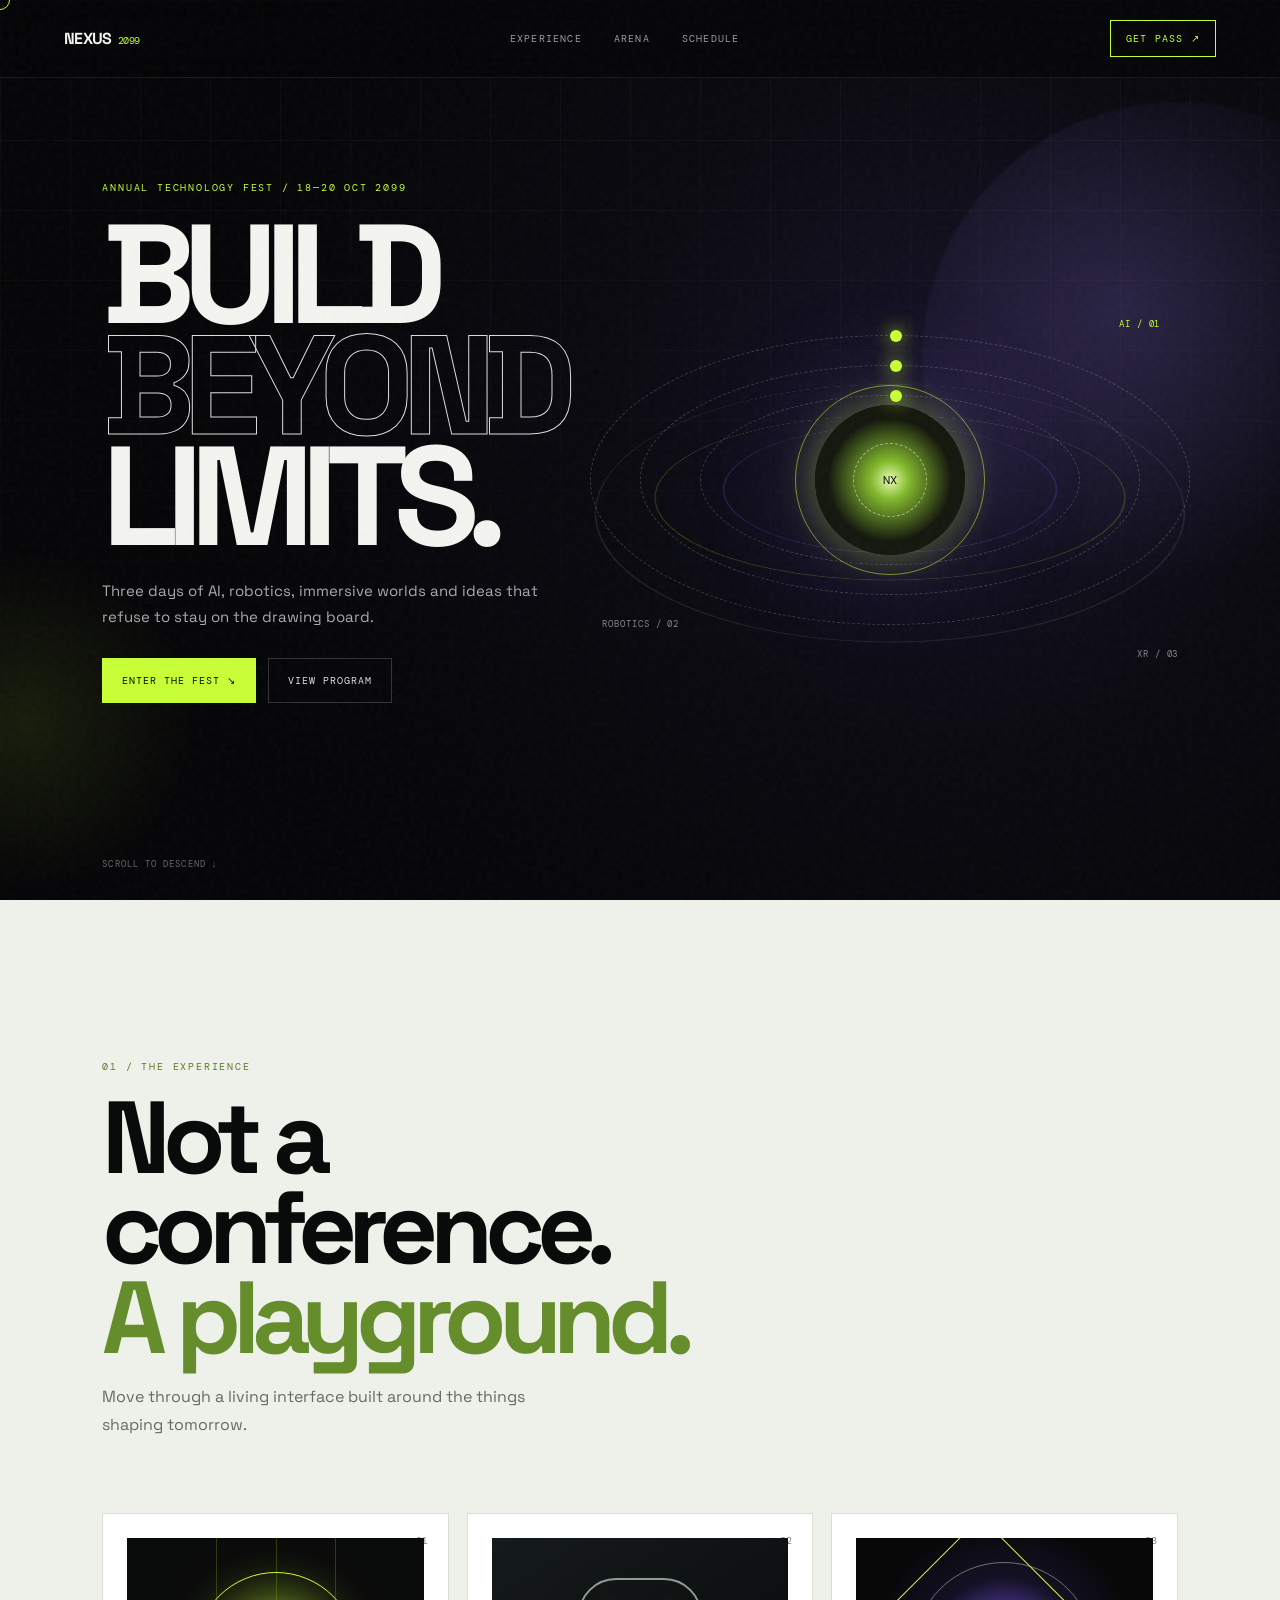
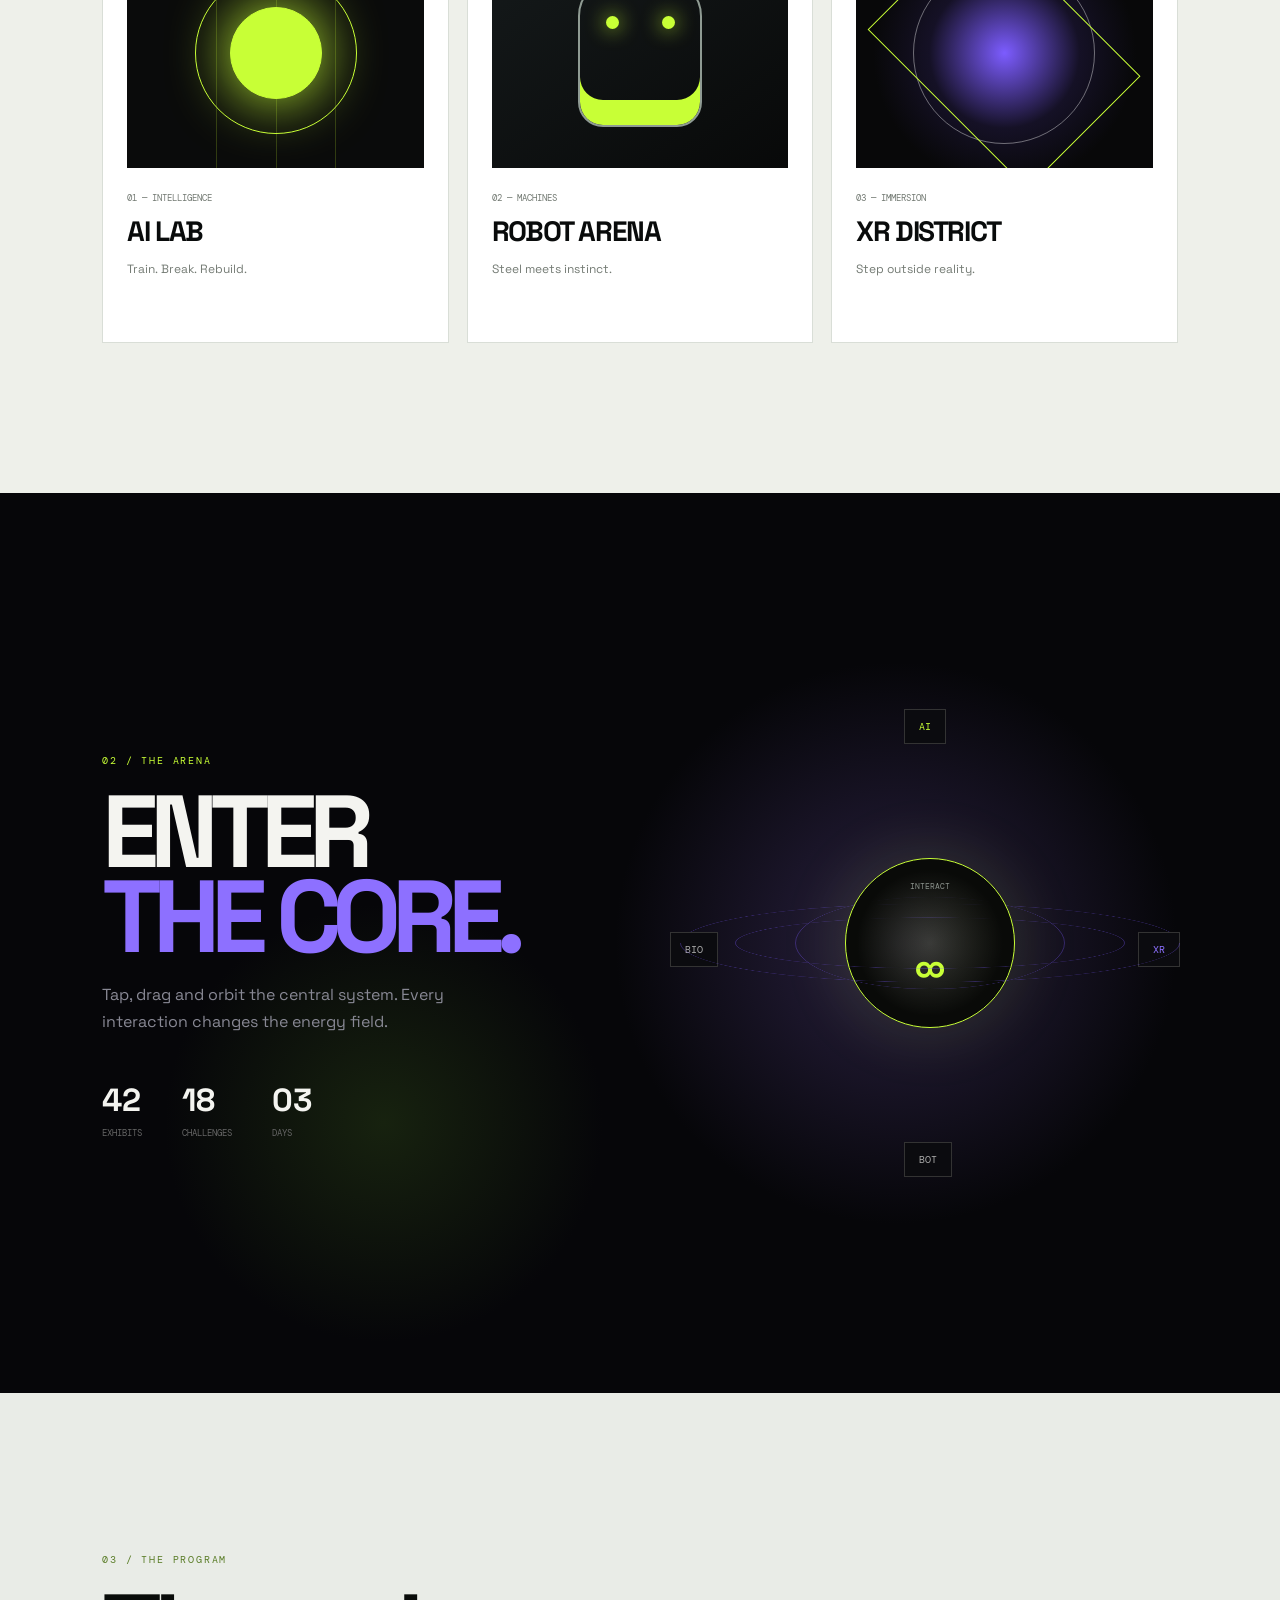
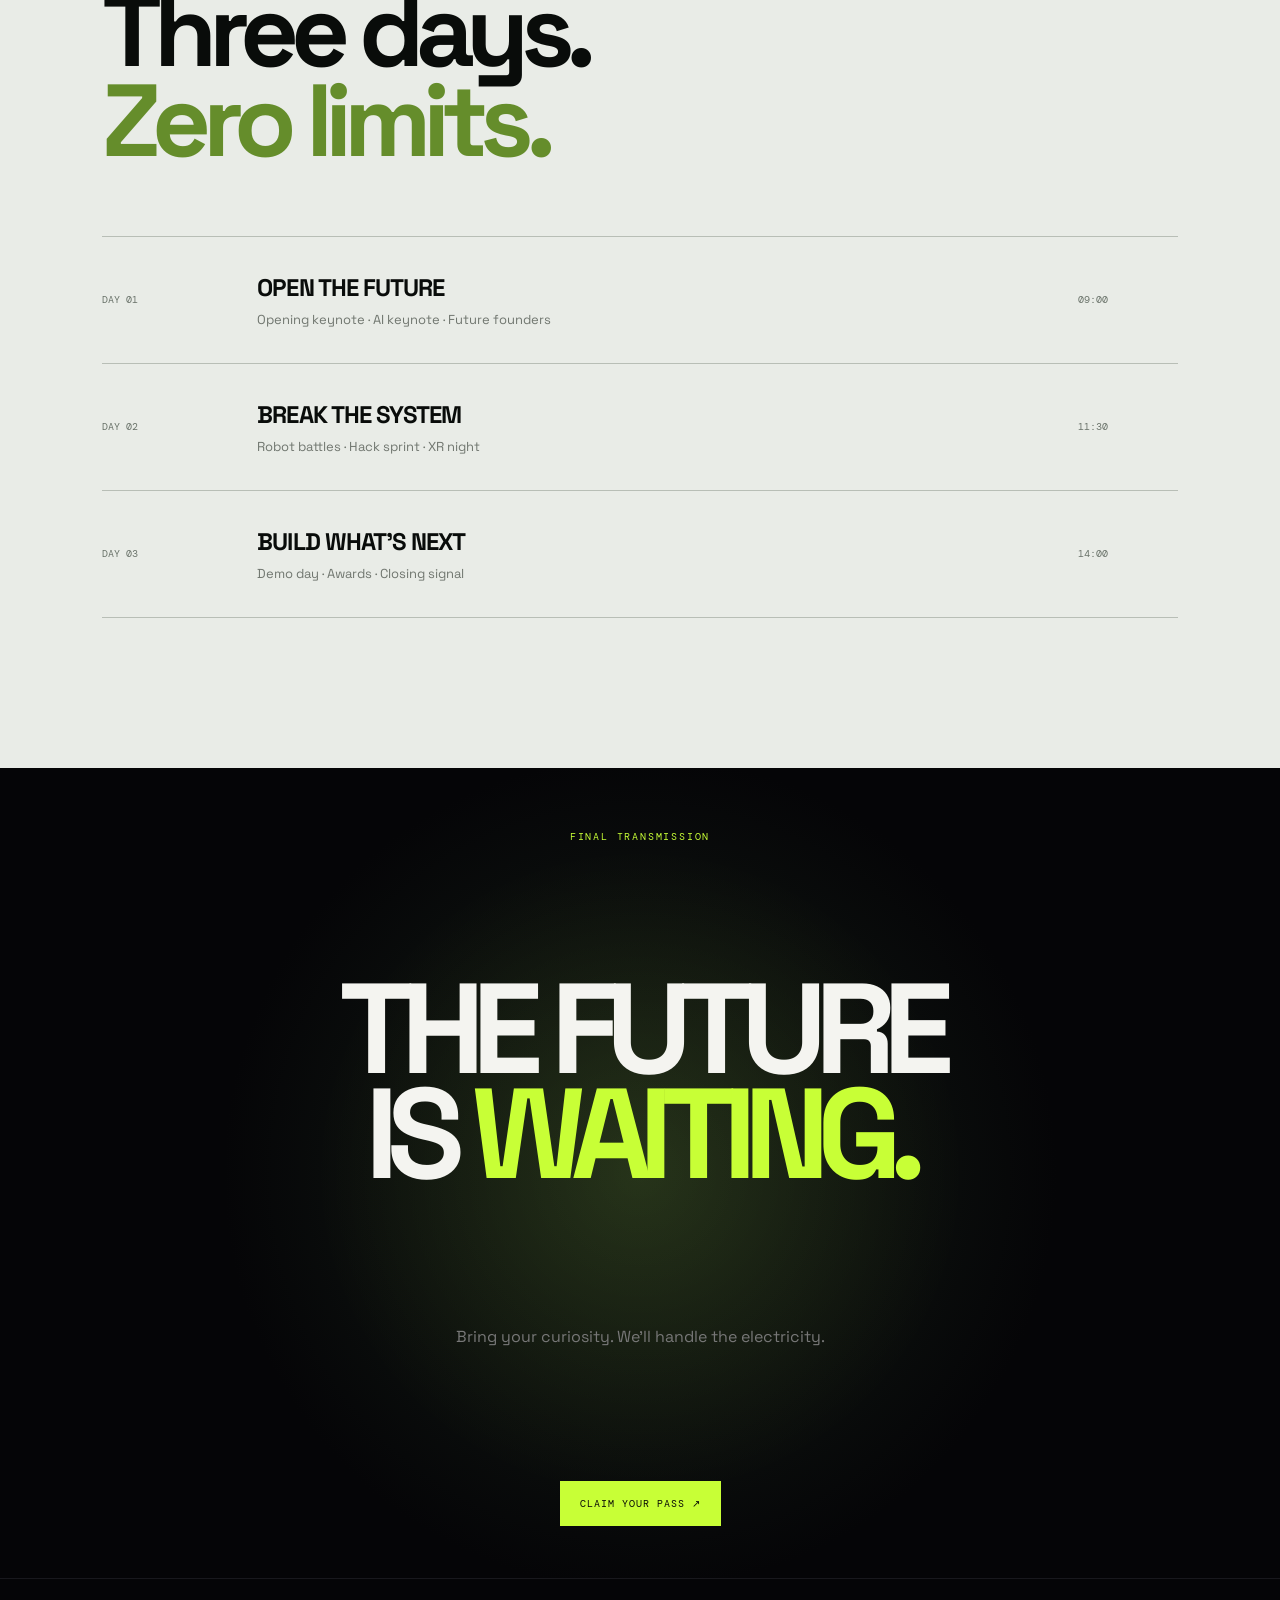
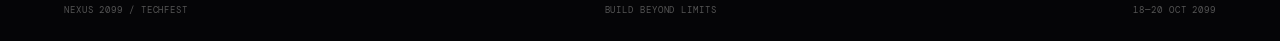
<file: Task2/index.html>
<!DOCTYPE html>
<html lang="en">
<head>
  <meta charset="UTF-8">
  <meta name="viewport" content="width=device-width, initial-scale=1.0">
  <title>NEXUS 2099 — TechFest</title>
  <link rel="stylesheet" href="style.css">
</head>
<body>
  <div id="loader">
    <div class="loader-mark">NEXUS<span>2099</span></div>
    <div class="loader-line"><i></i></div>
    <small>INITIALIZING EXPERIENCE</small>
  </div>

  <div class="noise"></div>
  <div class="cursor"></div>

  <header class="nav">
    <a href="#home" class="logo">NEXUS<span>2099</span></a>
    <nav>
      <a href="#experience">Experience</a>
      <a href="#arena">Arena</a>
      <a href="#schedule">Schedule</a>
    </nav>
    <button class="ticket" data-scroll="#register">GET PASS ↗</button>
  </header>

  <main>
    <section id="home" class="hero">
      <div class="hero-grid"></div>
      <div class="orb orb-a"></div>
      <div class="orb orb-b"></div>

      <div class="hero-copy">
        <p class="eyebrow">ANNUAL TECHNOLOGY FEST / 18—20 OCT 2099</p>
        <h1>BUILD<br><span>BEYOND</span><br>LIMITS.</h1>
        <p class="lead">Three days of AI, robotics, immersive worlds and ideas that refuse to stay on the drawing board.</p>
        <div class="actions">
          <button class="primary" data-scroll="#experience">ENTER THE FEST ↘</button>
          <button class="ghost" data-scroll="#schedule">VIEW PROGRAM</button>
        </div>
      </div>

      <div class="scene" id="scene">
        <div class="ring ring-1"></div>
        <div class="ring ring-2"></div>
        <div class="ring ring-3"></div>
        <div class="core" id="core">
          <div class="core-inner"></div>
          <span>NX</span>
        </div>
        <div class="orbit orbit-1"><b></b></div>
        <div class="orbit orbit-2"><b></b></div>
        <div class="orbit orbit-3"><b></b></div>
        <div class="scene-label label-1">AI / 01</div>
        <div class="scene-label label-2">ROBOTICS / 02</div>
        <div class="scene-label label-3">XR / 03</div>
      </div>

      <div class="scroll-word">SCROLL TO DESCEND ↓</div>
    </section>

    <section id="experience" class="experience">
      <div class="section-intro">
        <p class="eyebrow">01 / THE EXPERIENCE</p>
        <h2>Not a conference.<br><span>A playground.</span></h2>
        <p>Move through a living interface built around the things shaping tomorrow.</p>
      </div>

      <div class="cards">
        <article class="card tilt">
          <div class="card-number">01</div>
          <div class="card-art ai-art"><i></i><i></i><i></i></div>
          <p>01 — INTELLIGENCE</p>
          <h3>AI LAB</h3>
          <span>Train. Break. Rebuild.</span>
        </article>

        <article class="card tilt">
          <div class="card-number">02</div>
          <div class="card-art bot-art"><i></i><i></i></div>
          <p>02 — MACHINES</p>
          <h3>ROBOT ARENA</h3>
          <span>Steel meets instinct.</span>
        </article>

        <article class="card tilt">
          <div class="card-number">03</div>
          <div class="card-art xr-art"><i></i></div>
          <p>03 — IMMERSION</p>
          <h3>XR DISTRICT</h3>
          <span>Step outside reality.</span>
        </article>
      </div>
    </section>

    <section id="arena" class="arena">
      <div class="arena-bg"></div>
      <div class="arena-copy">
        <p class="eyebrow">02 / THE ARENA</p>
        <h2>ENTER<br><span>THE CORE.</span></h2>
        <p>Tap, drag and orbit the central system. Every interaction changes the energy field.</p>
        <div class="stat-row">
          <div><b>42</b><small>EXHIBITS</small></div>
          <div><b>18</b><small>CHALLENGES</small></div>
          <div><b>03</b><small>DAYS</small></div>
        </div>
      </div>

      <div class="interactive-core" id="interactiveCore">
        <div class="energy e1"></div>
        <div class="energy e2"></div>
        <div class="energy e3"></div>
        <div class="reactor">
          <span>INTERACT</span>
          <strong>∞</strong>
        </div>
        <div class="node n1">AI</div>
        <div class="node n2">XR</div>
        <div class="node n3">BOT</div>
        <div class="node n4">BIO</div>
      </div>
    </section>

    <section id="schedule" class="schedule">
      <div class="schedule-head">
        <p class="eyebrow">03 / THE PROGRAM</p>
        <h2>Three days.<br><span>Zero limits.</span></h2>
      </div>

      <div class="timeline">
        <article><time>DAY 01</time><div><b>OPEN THE FUTURE</b><p>Opening keynote · AI keynote · Future founders</p></div><strong>09:00</strong></article>
        <article><time>DAY 02</time><div><b>BREAK THE SYSTEM</b><p>Robot battles · Hack sprint · XR night</p></div><strong>11:30</strong></article>
        <article><time>DAY 03</time><div><b>BUILD WHAT'S NEXT</b><p>Demo day · Awards · Closing signal</p></div><strong>14:00</strong></article>
      </div>
    </section>

    <section id="register" class="register">
      <div class="register-glow"></div>
      <p class="eyebrow">FINAL TRANSMISSION</p>
      <h2>THE FUTURE<br>IS <span>WAITING.</span></h2>
      <p>Bring your curiosity. We'll handle the electricity.</p>
      <button class="primary" id="pass">CLAIM YOUR PASS ↗</button>
      <div id="success" class="success">ACCESS GRANTED — SEE YOU AT NEXUS 2099.</div>
    </section>
  </main>

  <footer>
    <span>NEXUS 2099 / TECHFEST</span>
    <span>BUILD BEYOND LIMITS</span>
    <span>18—20 OCT 2099</span>
  </footer>

  <script src="script.js"></script>
</body>
</html>
</file>
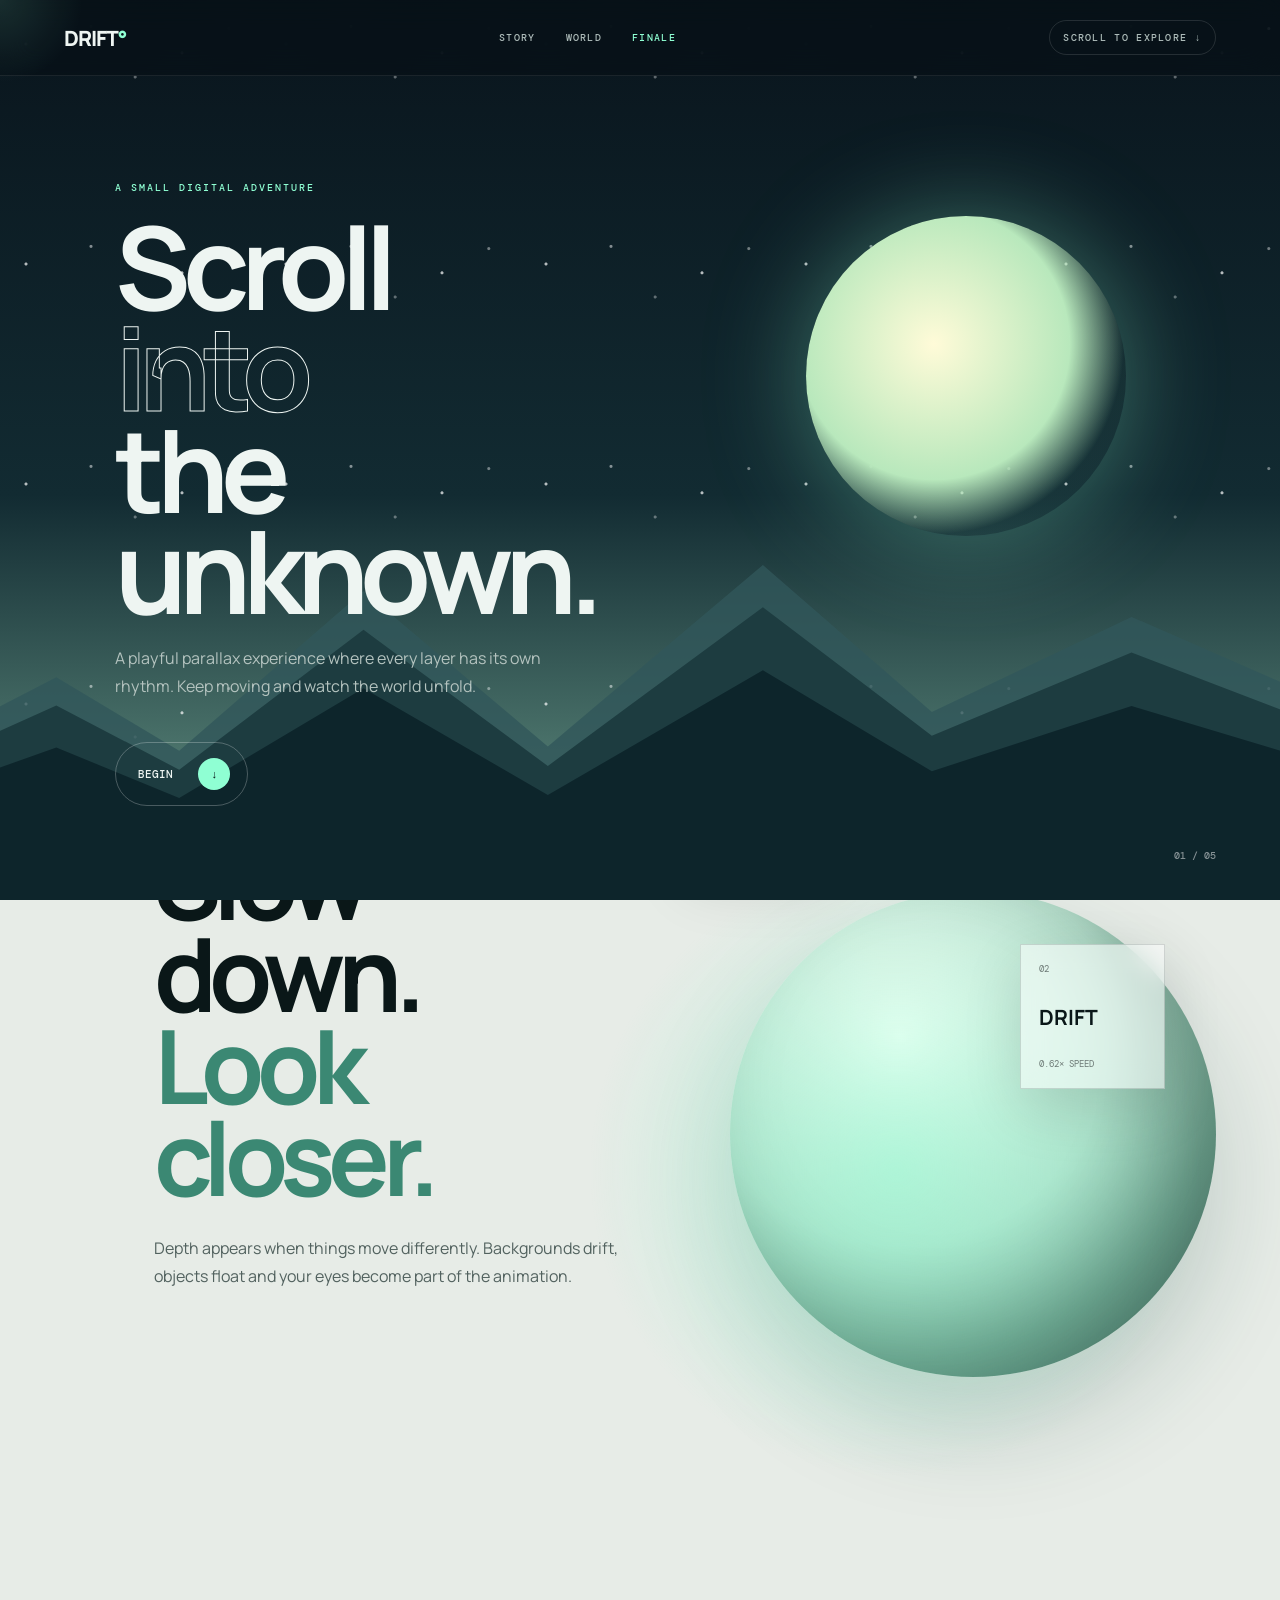
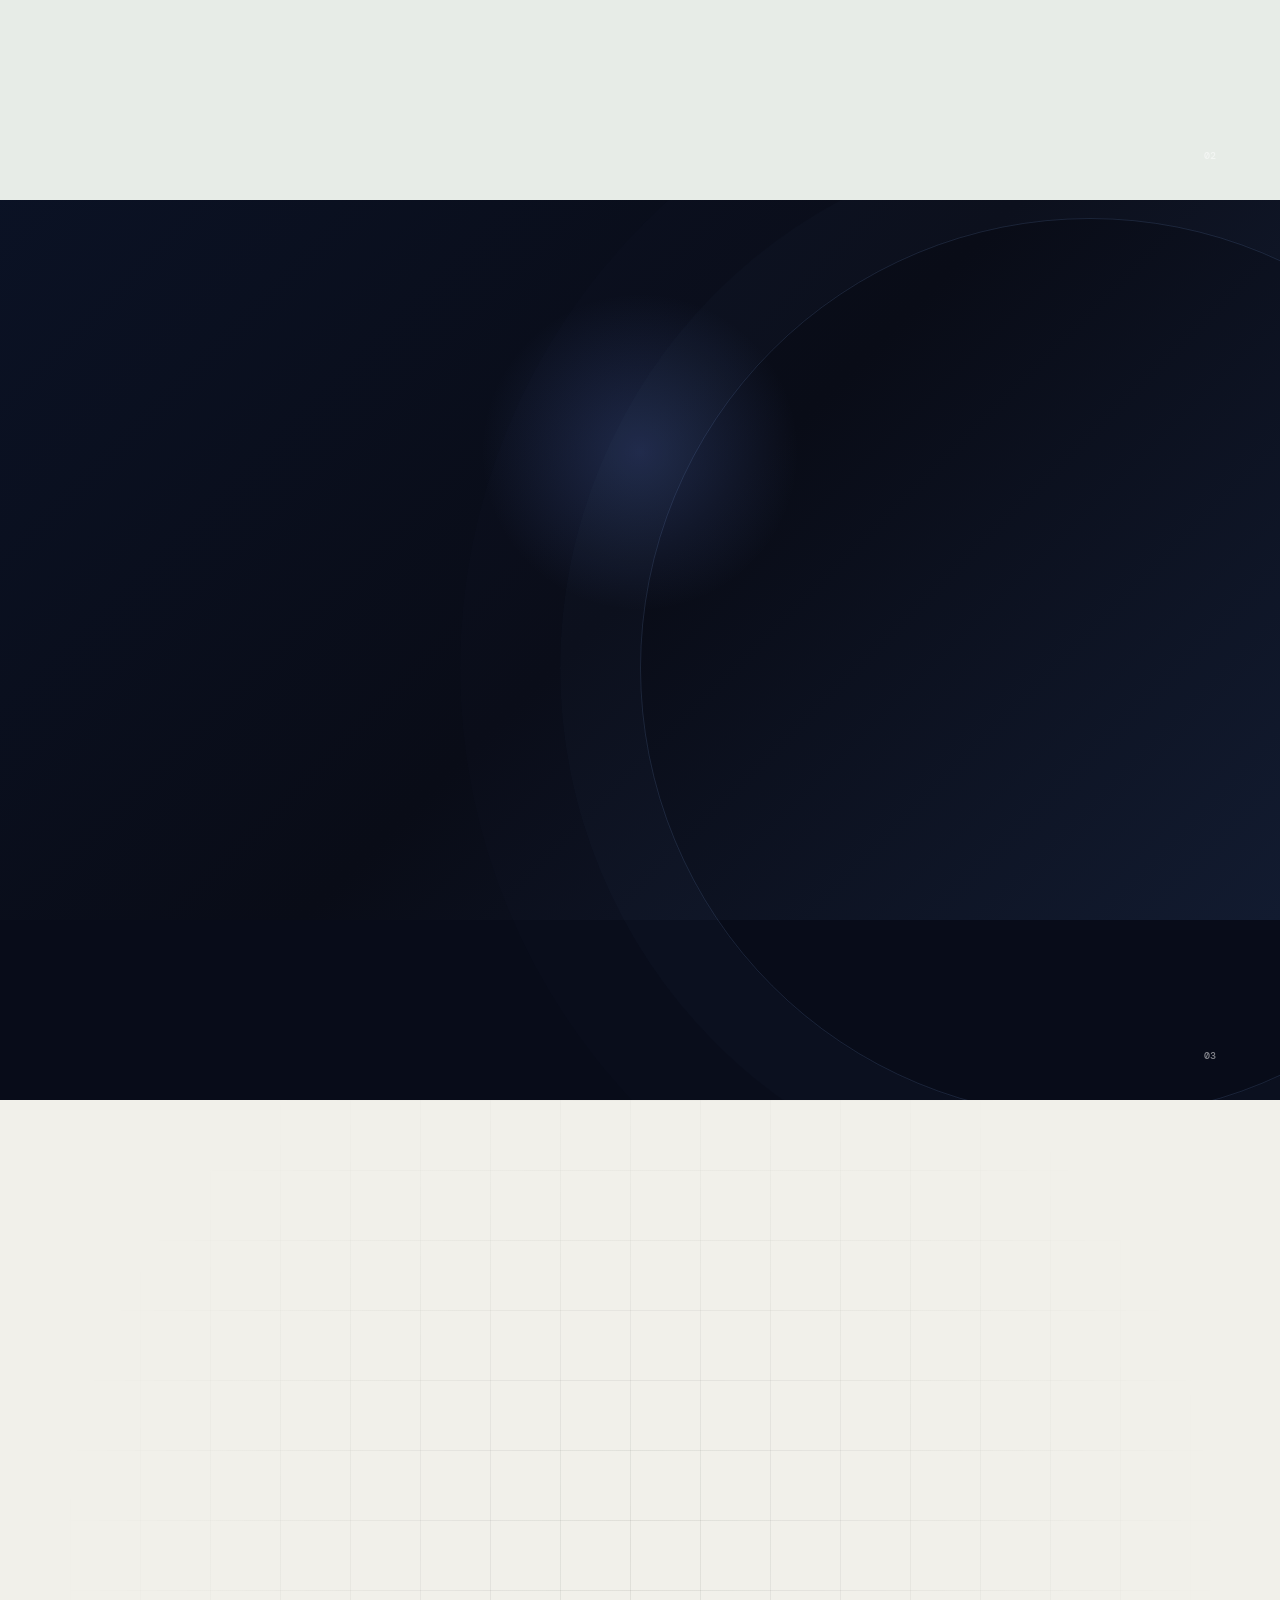
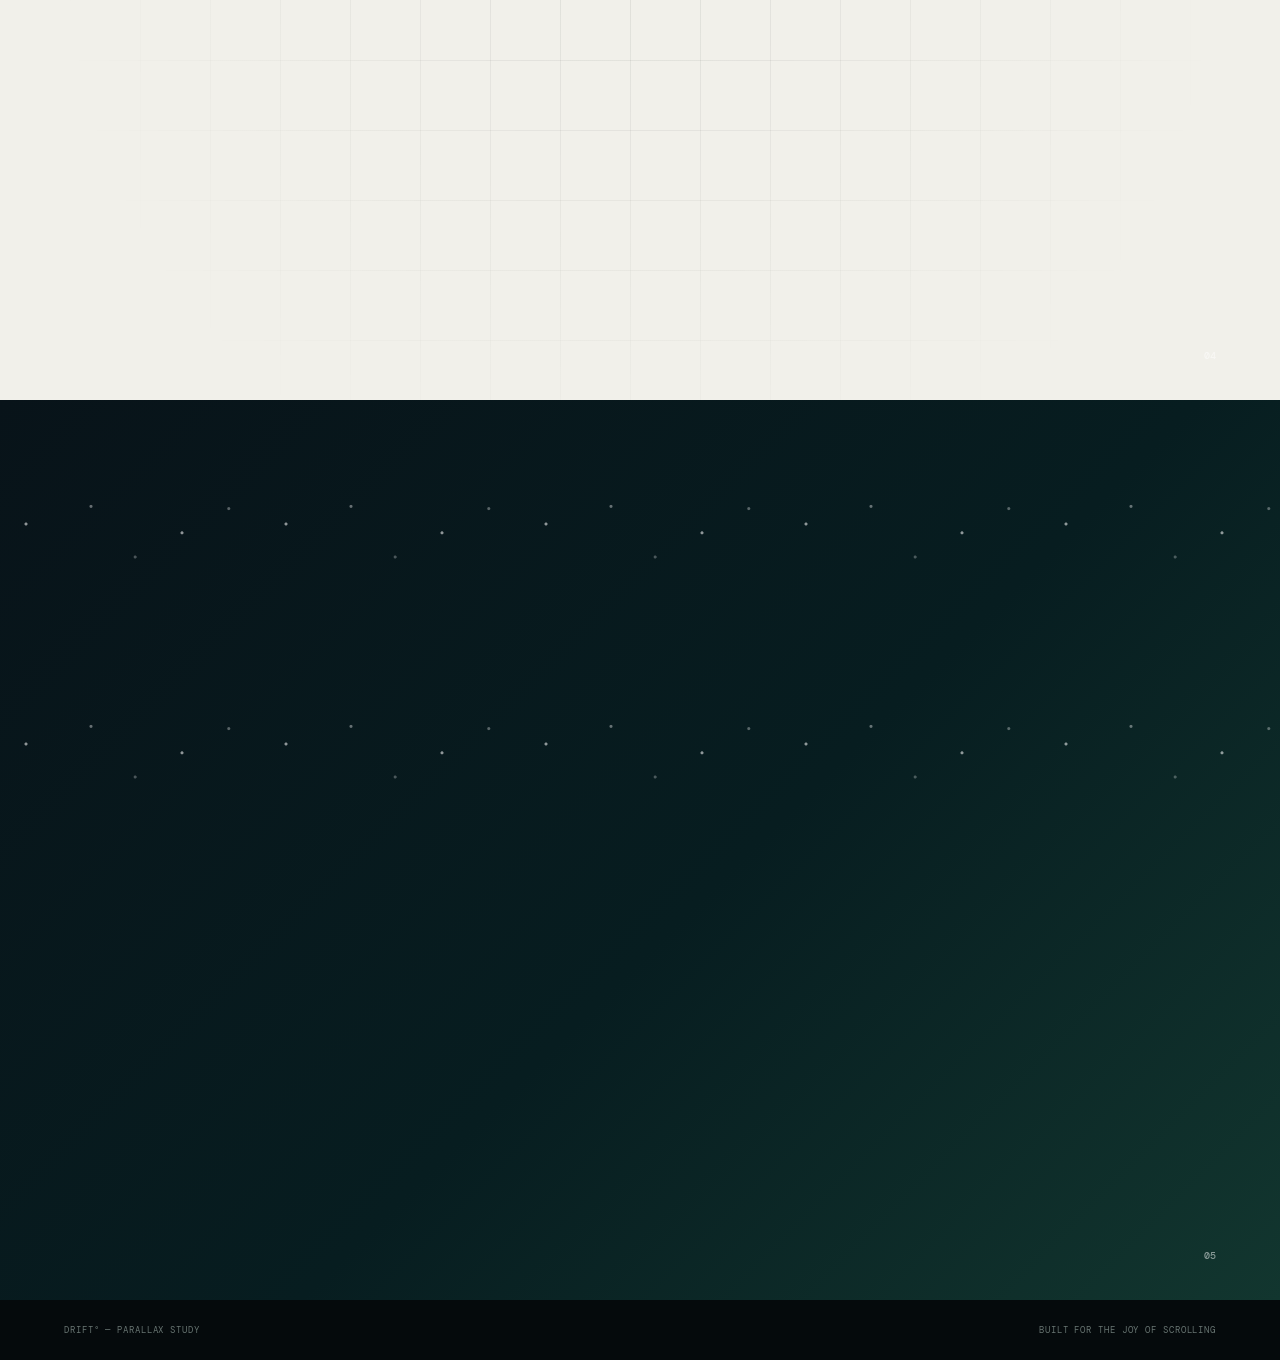
<file: Task3/index.html>
<!DOCTYPE html>
<html lang="en">
<head>
  <meta charset="UTF-8">
  <meta name="viewport" content="width=device-width, initial-scale=1.0">
  <title>Drift — A Parallax Journey</title>
  <link rel="stylesheet" href="style.css">
</head>
<body>
  <div class="cursor-glow"></div>

  <header class="nav">
    <a class="brand" href="#top">DRIFT<span>°</span></a>
    <nav>
      <a href="#story">Story</a>
      <a href="#world">World</a>
      <a href="#finale">Finale</a>
    </nav>
    <div class="nav-pill">SCROLL TO EXPLORE ↓</div>
  </header>

  <main id="top">
    <section class="hero parallax-section">
      <div class="hero-stars layer" data-speed="0.08"></div>
      <div class="mountain back layer" data-speed="0.16"></div>
      <div class="mountain mid layer" data-speed="0.28"></div>
      <div class="mountain front layer" data-speed="0.42"></div>
      <div class="sun layer" data-speed="0.12"></div>

      <div class="hero-copy layer" data-speed="0.32">
        <p class="eyebrow">A SMALL DIGITAL ADVENTURE</p>
        <h1>Scroll<br><em>into</em><br>the unknown.</h1>
        <p class="hero-text">A playful parallax experience where every layer has its own rhythm. Keep moving and watch the world unfold.</p>
        <a class="round-cta" href="#story">Begin <span>↓</span></a>
      </div>

      <div class="scroll-hint">01 / 05</div>
    </section>

    <section class="story section" id="story">
      <div class="section-number">02</div>
      <div class="story-orb orb layer" data-speed="0.18"></div>
      <div class="story-copy layer" data-speed="0.32">
        <p class="eyebrow">THE FIRST LAYER</p>
        <h2>Slow down.<br><span>Look closer.</span></h2>
        <p>Depth appears when things move differently. Backgrounds drift, objects float and your eyes become part of the animation.</p>
      </div>
      <div class="floating-card card-a layer" data-speed="0.48">
        <span>01</span>
        <strong>FLOAT</strong>
        <small>0.48× SPEED</small>
      </div>
      <div class="floating-card card-b layer" data-speed="0.62">
        <span>02</span>
        <strong>DRIFT</strong>
        <small>0.62× SPEED</small>
      </div>
    </section>

    <section class="world section" id="world">
      <div class="world-bg layer" data-speed="0.10"></div>
      <div class="rings layer" data-speed="0.24"></div>
      <div class="world-copy layer" data-speed="0.38">
        <p class="eyebrow">THE SECOND LAYER</p>
        <h2>Welcome to<br><span>another orbit.</span></h2>
        <p>There is no destination here. Just momentum. Tilt your perspective, follow the glowing trail and keep scrolling.</p>
      </div>
      <div class="planet layer" data-speed="0.55">
        <div class="planet-ring"></div>
        <div class="planet-core"></div>
      </div>
      <div class="satellite layer" data-speed="0.75">✦</div>
      <div class="section-number">03</div>
    </section>

    <section class="reveal section">
      <div class="reveal-grid"></div>
      <div class="reveal-copy layer" data-speed="0.28">
        <p class="eyebrow">THE THIRD LAYER</p>
        <h2>Motion makes<br><span>meaning.</span></h2>
        <p>Parallax does more than decorate a page. It gives sections a sense of space, direction and personality.</p>
      </div>
      <div class="quote layer" data-speed="0.5">
        <span>“</span>
        <p>Make the interface<br>feel alive.</p>
      </div>
      <div class="section-number">04</div>
    </section>

    <section class="finale section" id="finale">
      <div class="final-stars layer" data-speed="0.10"></div>
      <div class="final-glow layer" data-speed="0.25"></div>
      <div class="finale-copy layer" data-speed="0.34">
        <p class="eyebrow">YOU MADE IT</p>
        <h2>Keep<br><span>wandering.</span></h2>
        <p>The best scroll experiences don't ask you to hurry. They reward curiosity.</p>
        <a class="primary" href="#top">RESTART JOURNEY ↑</a>
      </div>
      <div class="section-number">05</div>
    </section>
  </main>

  <footer>
    <span>DRIFT° — PARALLAX STUDY</span>
    <span>BUILT FOR THE JOY OF SCROLLING</span>
  </footer>

  <script src="script.js"></script>
</body>
</html>
</file>
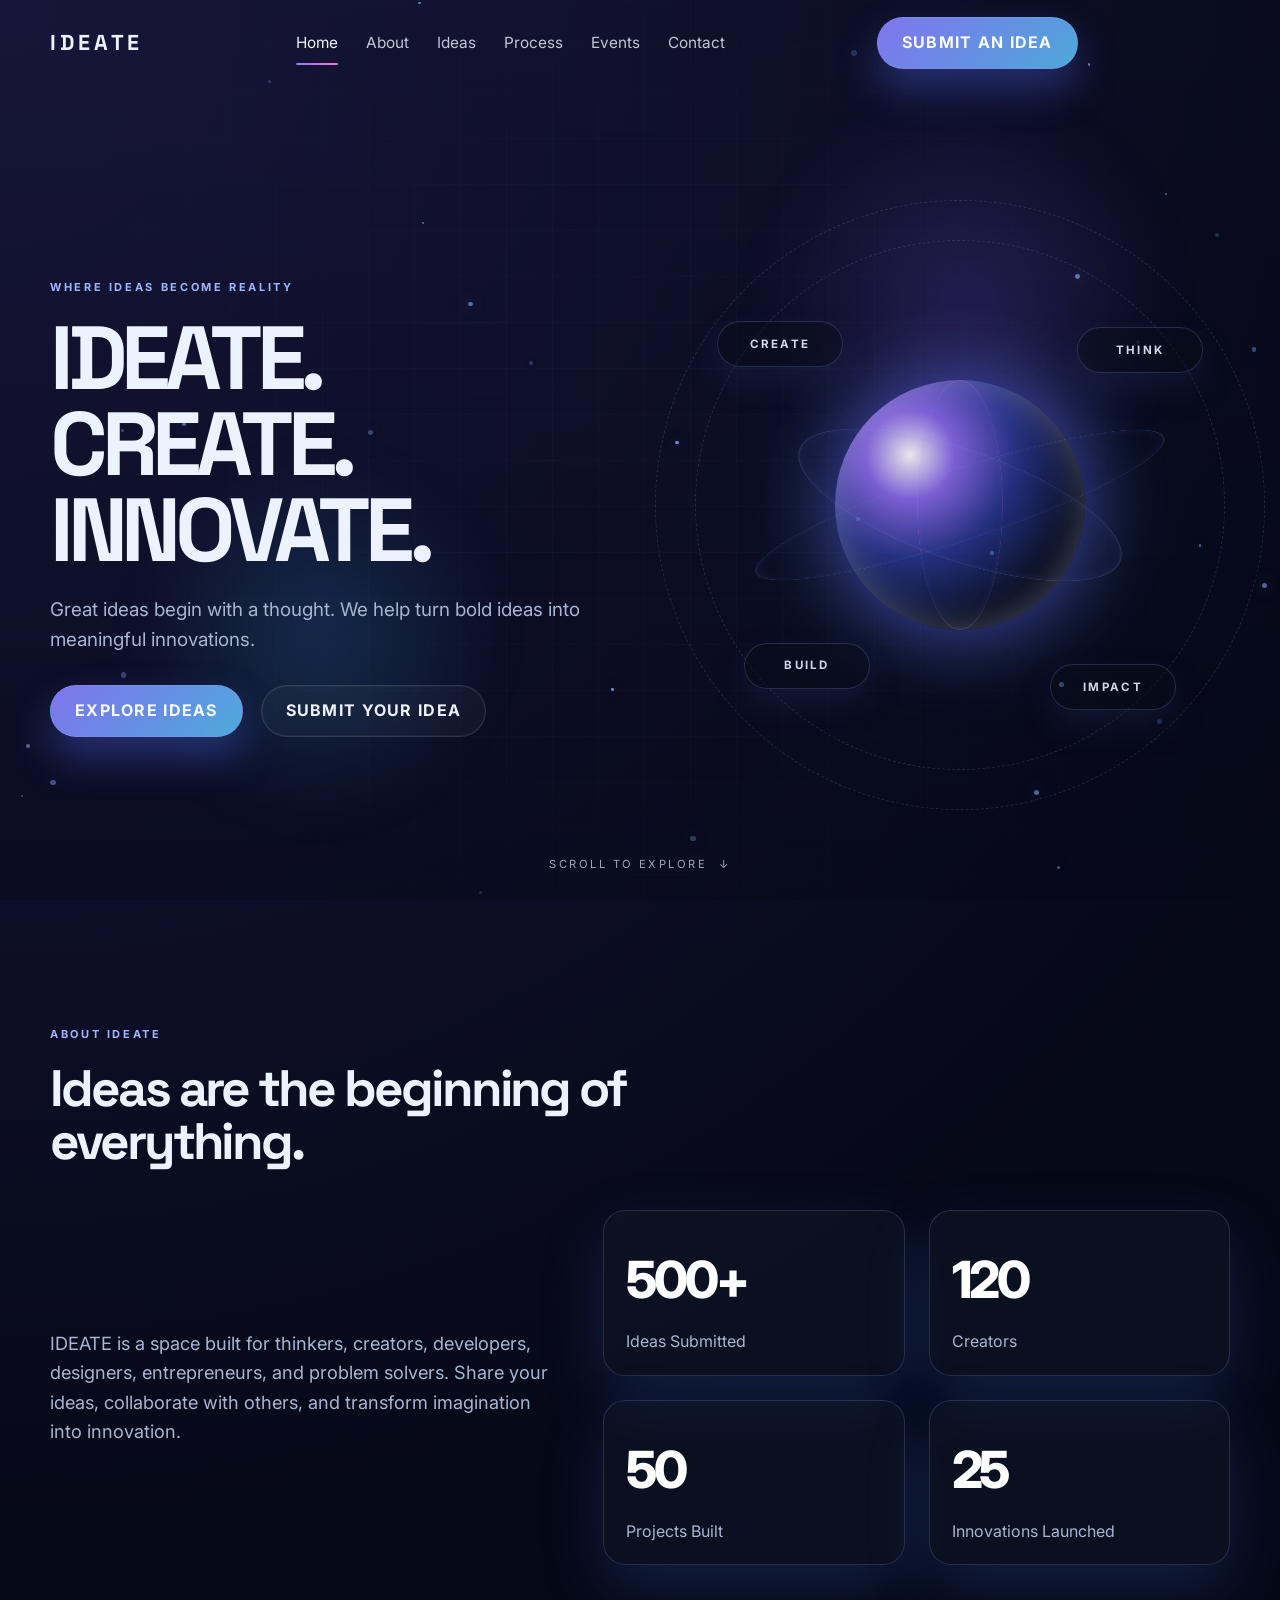
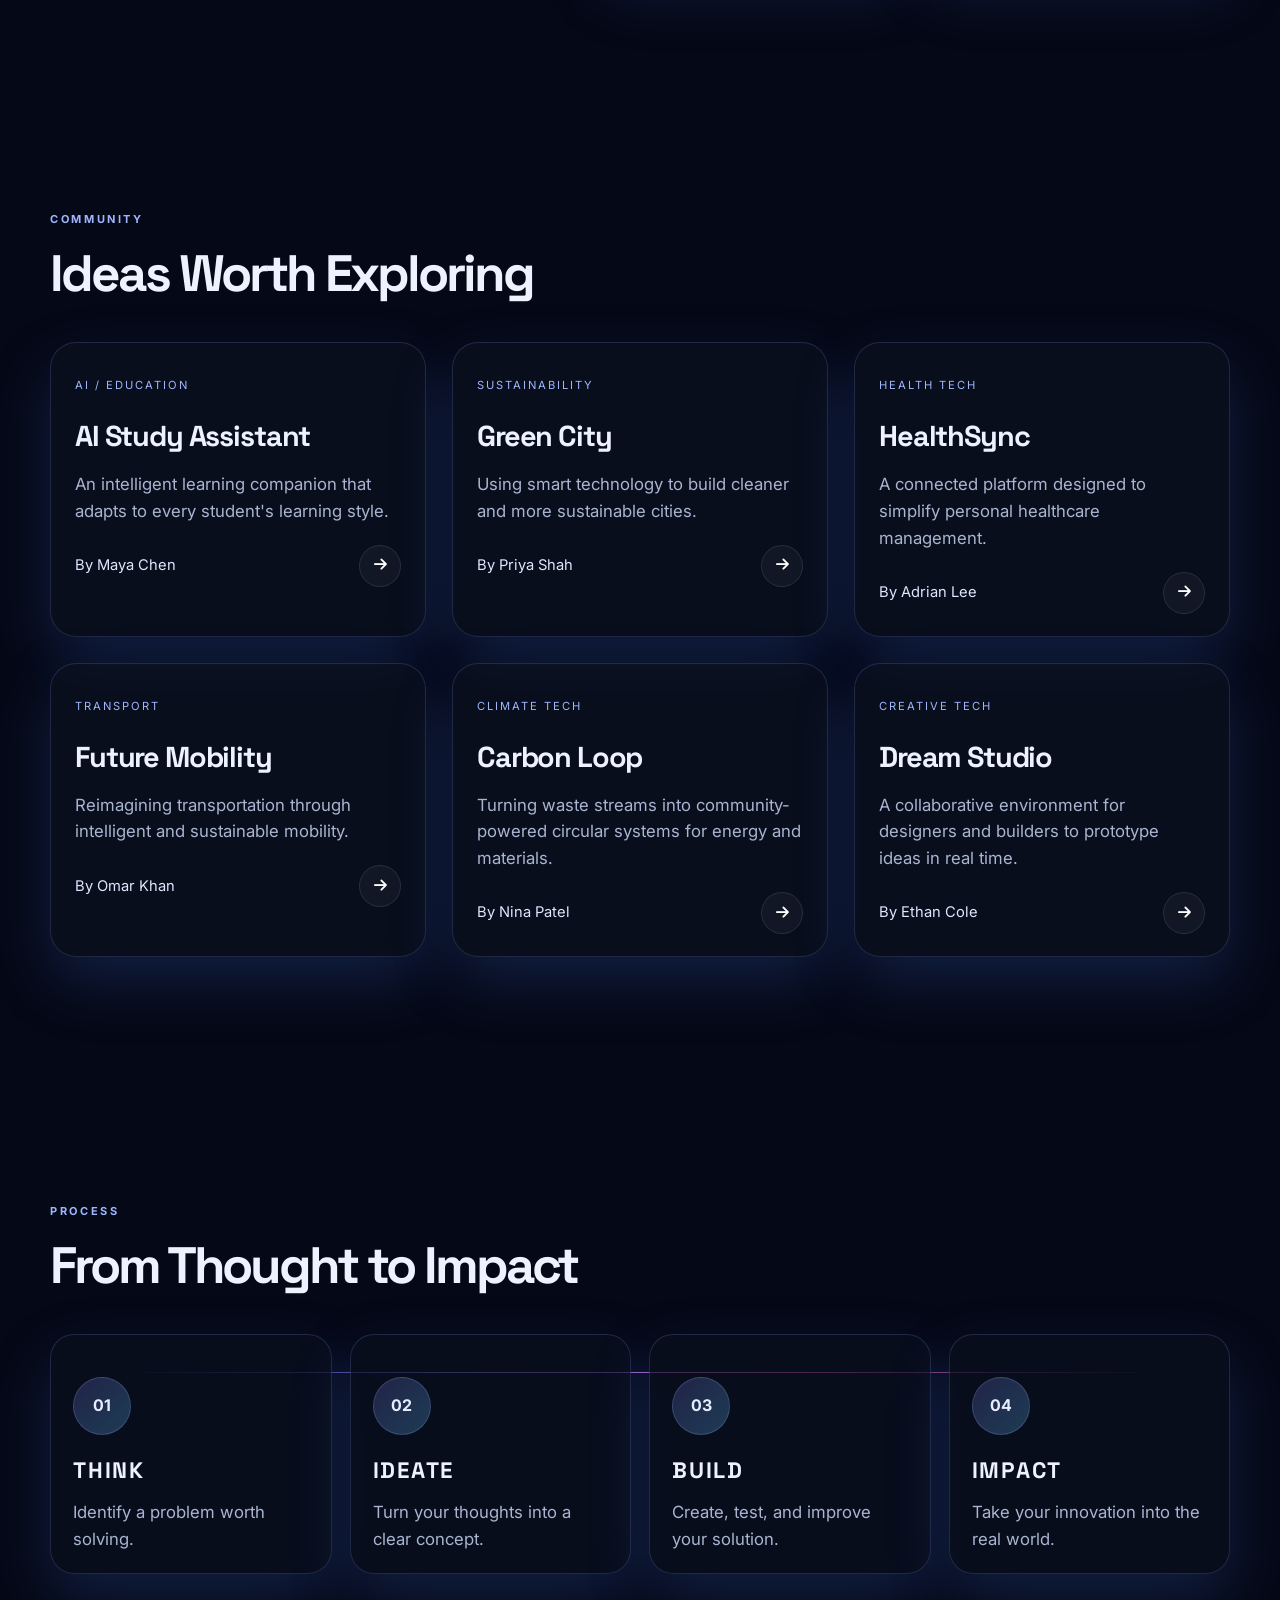
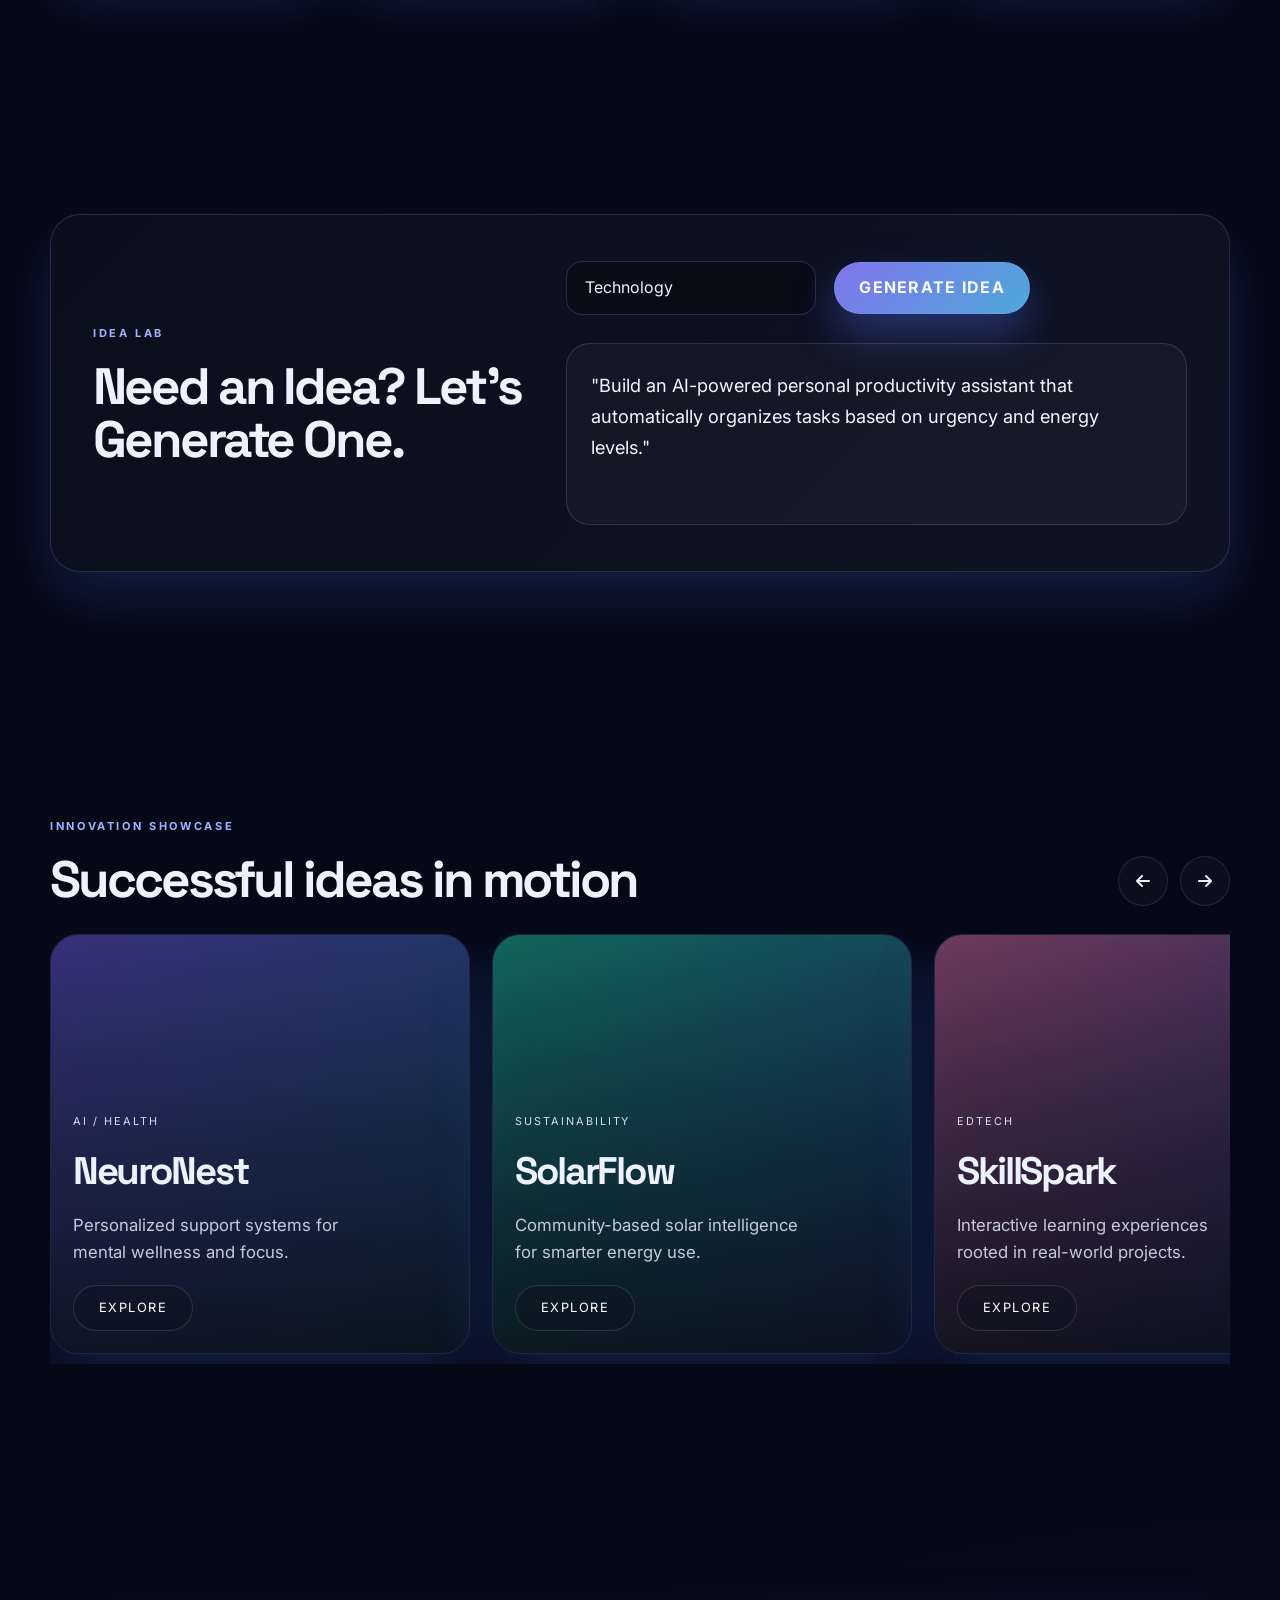
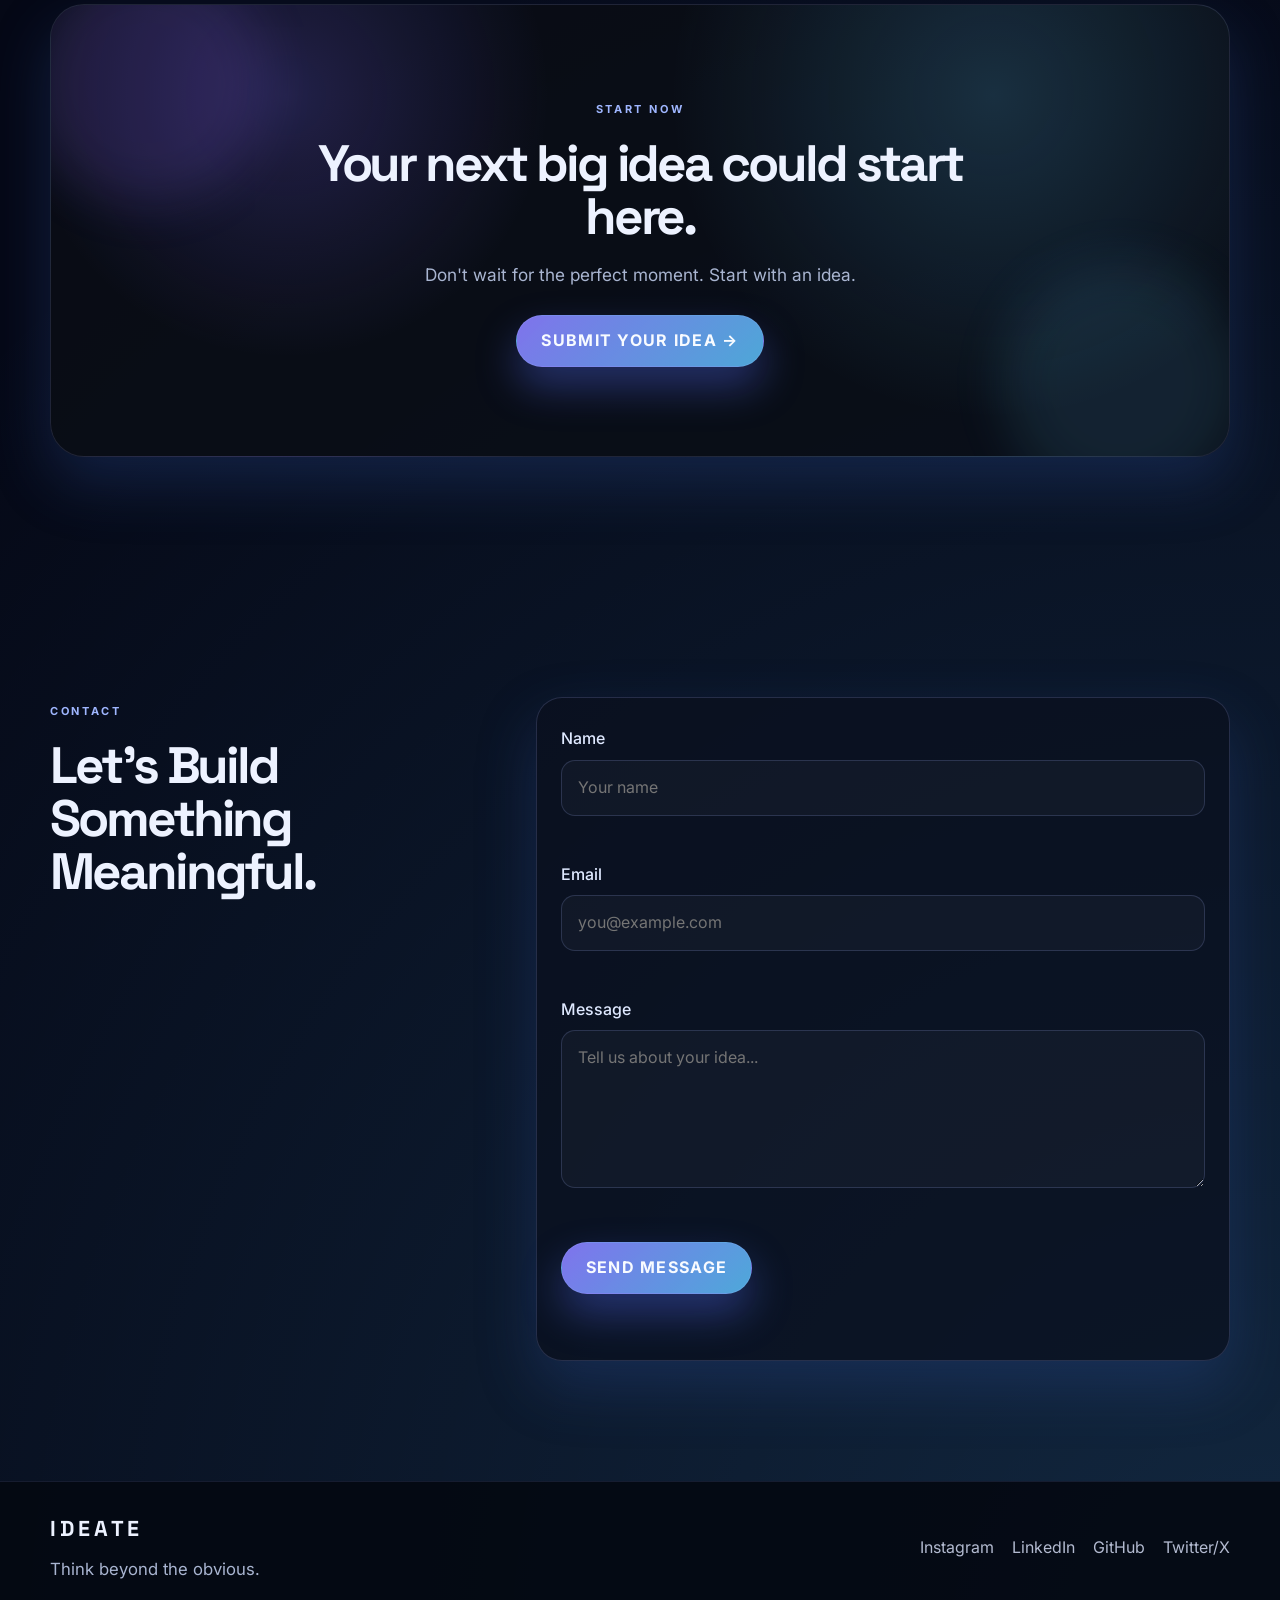
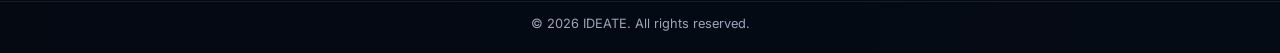
<file: Task4/index.html>
<!DOCTYPE html>
<html lang="en">
  <head>
    <meta charset="UTF-8" />
    <meta name="viewport" content="width=device-width, initial-scale=1.0" />
    <meta
      name="description"
      content="IDEATE is a creative innovation platform for ideas, creators, tech events, and turning bold concepts into meaningful solutions."
    />
    <title>IDEATE — Where ideas become reality</title>
    <link rel="preconnect" href="https://fonts.googleapis.com" />
    <link rel="preconnect" href="https://fonts.gstatic.com" crossorigin />
    <link
      href="https://fonts.googleapis.com/css2?family=Inter:wght@400;500;600;700;800;900&family=Space+Grotesk:wght@400;500;700&display=swap"
      rel="stylesheet"
    />
    <link
      rel="stylesheet"
      href="https://cdnjs.cloudflare.com/ajax/libs/font-awesome/6.5.2/css/all.min.css"
      crossorigin="anonymous"
      referrerpolicy="no-referrer"
    />
    <link rel="stylesheet" href="style.css" />
  </head>
  <body>
    <div class="page-bg"></div>
    <div class="grid-overlay"></div>
    <div class="cursor-glow"></div>

    <header class="navbar" id="top">
      <div class="container nav-inner">
        <a href="#home" class="logo">IDEATE</a>

        <nav class="nav-menu" aria-label="Main navigation">
          <a href="#home" class="nav-link active">Home</a>
          <a href="#about" class="nav-link">About</a>
          <a href="#ideas" class="nav-link">Ideas</a>
          <a href="#process" class="nav-link">Process</a>
          <a href="#events" class="nav-link">Events</a>
          <a href="#contact" class="nav-link">Contact</a>
        </nav>

        <a href="#contact" class="btn btn-primary nav-cta">Submit an Idea</a>

        <button class="menu-toggle" aria-label="Toggle navigation" aria-expanded="false">
          <span></span>
          <span></span>
          <span></span>
        </button>
      </div>
    </header>

    <main>
      <section class="hero" id="home">
        <div class="container hero-inner">
          <div class="hero-copy reveal fade-up">
            <span class="eyebrow">WHERE IDEAS BECOME REALITY</span>
            <h1>IDEATE.<br />CREATE.<br />INNOVATE.</h1>
            <p>
              Great ideas begin with a thought. We help turn bold ideas into
              meaningful innovations.
            </p>
            <div class="hero-actions">
              <a href="#ideas" class="btn btn-primary">Explore Ideas</a>
              <a href="#contact" class="btn btn-secondary">Submit Your Idea</a>
            </div>
          </div>

          <div class="hero-visual reveal scale-in">
            <div class="orb-wrap">
              <div class="orb-core"></div>
              <div class="ring ring-one"></div>
              <div class="ring ring-two"></div>
              <div class="ring ring-three"></div>
              <div class="orbit orbit-one"></div>
              <div class="orbit orbit-two"></div>
              <div class="float-card card-one">CREATE</div>
              <div class="float-card card-two">THINK</div>
              <div class="float-card card-three">BUILD</div>
              <div class="float-card card-four">IMPACT</div>
            </div>
          </div>
        </div>

        <div class="scroll-indicator">SCROLL TO EXPLORE <span>↓</span></div>
      </section>

      <section class="about section" id="about">
        <div class="container">
          <div class="section-heading reveal fade-up">
            <span class="eyebrow">ABOUT IDEATE</span>
            <h2>Ideas are the beginning of everything.</h2>
          </div>

          <div class="about-grid">
            <div class="about-copy reveal fade-up">
              <p>
                IDEATE is a space built for thinkers, creators, developers,
                designers, entrepreneurs, and problem solvers. Share your ideas,
                collaborate with others, and transform imagination into innovation.
              </p>
            </div>

            <div class="stats-grid reveal fade-up">
              <div class="stat-item">
                <span class="stat-value" data-target="500">0</span>
                <span class="stat-label">Ideas Submitted</span>
              </div>
              <div class="stat-item">
                <span class="stat-value" data-target="120">0</span>
                <span class="stat-label">Creators</span>
              </div>
              <div class="stat-item">
                <span class="stat-value" data-target="50">0</span>
                <span class="stat-label">Projects Built</span>
              </div>
              <div class="stat-item">
                <span class="stat-value" data-target="25">0</span>
                <span class="stat-label">Innovations Launched</span>
              </div>
            </div>
          </div>
        </div>
      </section>

      <section class="ideas section" id="ideas">
        <div class="container">
          <div class="section-heading reveal fade-up">
            <span class="eyebrow">COMMUNITY</span>
            <h2>Ideas Worth Exploring</h2>
          </div>

          <div class="idea-grid">
            <article class="idea-card reveal fade-up">
              <span class="idea-category">AI / EDUCATION</span>
              <h3>AI Study Assistant</h3>
              <p>
                An intelligent learning companion that adapts to every student's
                learning style.
              </p>
              <div class="idea-meta">
                <span>By Maya Chen</span>
                <button class="card-arrow" aria-label="Explore AI Study Assistant">
                  <i class="fa-solid fa-arrow-right"></i>
                </button>
              </div>
            </article>

            <article class="idea-card reveal fade-up">
              <span class="idea-category">SUSTAINABILITY</span>
              <h3>Green City</h3>
              <p>
                Using smart technology to build cleaner and more sustainable
                cities.
              </p>
              <div class="idea-meta">
                <span>By Priya Shah</span>
                <button class="card-arrow" aria-label="Explore Green City">
                  <i class="fa-solid fa-arrow-right"></i>
                </button>
              </div>
            </article>

            <article class="idea-card reveal fade-up">
              <span class="idea-category">HEALTH TECH</span>
              <h3>HealthSync</h3>
              <p>
                A connected platform designed to simplify personal healthcare
                management.
              </p>
              <div class="idea-meta">
                <span>By Adrian Lee</span>
                <button class="card-arrow" aria-label="Explore HealthSync">
                  <i class="fa-solid fa-arrow-right"></i>
                </button>
              </div>
            </article>

            <article class="idea-card reveal fade-up">
              <span class="idea-category">TRANSPORT</span>
              <h3>Future Mobility</h3>
              <p>
                Reimagining transportation through intelligent and sustainable
                mobility.
              </p>
              <div class="idea-meta">
                <span>By Omar Khan</span>
                <button class="card-arrow" aria-label="Explore Future Mobility">
                  <i class="fa-solid fa-arrow-right"></i>
                </button>
              </div>
            </article>

            <article class="idea-card reveal fade-up">
              <span class="idea-category">CLIMATE TECH</span>
              <h3>Carbon Loop</h3>
              <p>
                Turning waste streams into community-powered circular systems for
                energy and materials.
              </p>
              <div class="idea-meta">
                <span>By Nina Patel</span>
                <button class="card-arrow" aria-label="Explore Carbon Loop">
                  <i class="fa-solid fa-arrow-right"></i>
                </button>
              </div>
            </article>

            <article class="idea-card reveal fade-up">
              <span class="idea-category">CREATIVE TECH</span>
              <h3>Dream Studio</h3>
              <p>
                A collaborative environment for designers and builders to prototype
                ideas in real time.
              </p>
              <div class="idea-meta">
                <span>By Ethan Cole</span>
                <button class="card-arrow" aria-label="Explore Dream Studio">
                  <i class="fa-solid fa-arrow-right"></i>
                </button>
              </div>
            </article>
          </div>
        </div>
      </section>

      <section class="process section" id="process">
        <div class="container">
          <div class="section-heading reveal fade-up">
            <span class="eyebrow">PROCESS</span>
            <h2>From Thought to Impact</h2>
          </div>

          <div class="process-steps reveal fade-up">
            <div class="step-item">
              <span class="step-no">01</span>
              <h3>THINK</h3>
              <p>Identify a problem worth solving.</p>
            </div>
            <div class="step-item">
              <span class="step-no">02</span>
              <h3>IDEATE</h3>
              <p>Turn your thoughts into a clear concept.</p>
            </div>
            <div class="step-item">
              <span class="step-no">03</span>
              <h3>BUILD</h3>
              <p>Create, test, and improve your solution.</p>
            </div>
            <div class="step-item">
              <span class="step-no">04</span>
              <h3>IMPACT</h3>
              <p>Take your innovation into the real world.</p>
            </div>
          </div>
        </div>
      </section>

      <section class="generator section" id="generator">
        <div class="container generator-inner reveal fade-up">
          <div class="generator-copy">
            <span class="eyebrow">IDEA LAB</span>
            <h2>Need an Idea? Let's Generate One.</h2>
          </div>

          <div class="generator-panel">
            <div class="generator-controls">
              <label for="idea-category" class="sr-only">Select category</label>
              <select id="idea-category" name="idea-category">
                <option value="Technology">Technology</option>
                <option value="Education">Education</option>
                <option value="Healthcare">Healthcare</option>
                <option value="Environment">Environment</option>
                <option value="Business">Business</option>
                <option value="Entertainment">Entertainment</option>
              </select>
              <button class="btn btn-primary generator-btn" type="button">
                GENERATE IDEA
              </button>
            </div>

            <div class="idea-output" aria-live="polite">
              <div class="output-loader">
                <span></span>
                <span></span>
                <span></span>
              </div>
              <p class="output-text">
                "Build an AI-powered personal productivity assistant that
                automatically organizes tasks based on urgency and energy levels."
              </p>
            </div>
          </div>
        </div>
      </section>

      <section class="showcase section" id="events">
        <div class="container">
          <div class="showcase-header reveal fade-up">
            <div>
              <span class="eyebrow">INNOVATION SHOWCASE</span>
              <h2>Successful ideas in motion</h2>
            </div>
            <div class="carousel-controls">
              <button class="carousel-btn prev-btn" aria-label="Previous project">
                <i class="fa-solid fa-arrow-left"></i>
              </button>
              <button class="carousel-btn next-btn" aria-label="Next project">
                <i class="fa-solid fa-arrow-right"></i>
              </button>
            </div>
          </div>

          <div class="project-carousel reveal fade-up">
            <div class="project-track">
              <article class="project-card project-a">
                <div class="project-overlay"></div>
                <div class="project-content">
                  <span class="project-tag">AI / HEALTH</span>
                  <h3>NeuroNest</h3>
                  <p>Personalized support systems for mental wellness and focus.</p>
                  <button class="project-link">Explore</button>
                </div>
              </article>

              <article class="project-card project-b">
                <div class="project-overlay"></div>
                <div class="project-content">
                  <span class="project-tag">SUSTAINABILITY</span>
                  <h3>SolarFlow</h3>
                  <p>Community-based solar intelligence for smarter energy use.</p>
                  <button class="project-link">Explore</button>
                </div>
              </article>

              <article class="project-card project-c">
                <div class="project-overlay"></div>
                <div class="project-content">
                  <span class="project-tag">EDTECH</span>
                  <h3>SkillSpark</h3>
                  <p>Interactive learning experiences rooted in real-world projects.</p>
                  <button class="project-link">Explore</button>
                </div>
              </article>

              <article class="project-card project-d">
                <div class="project-overlay"></div>
                <div class="project-content">
                  <span class="project-tag">TRANSPORT</span>
                  <h3>RouteWave</h3>
                  <p>Optimized mobility planning for cities and commuters.</p>
                  <button class="project-link">Explore</button>
                </div>
              </article>
            </div>
          </div>
        </div>
      </section>

      <section class="cta section">
        <div class="container">
          <div class="cta-panel reveal fade-up">
            <span class="eyebrow">START NOW</span>
            <h2>Your next big idea could start here.</h2>
            <p>Don't wait for the perfect moment. Start with an idea.</p>
            <a href="#contact" class="btn btn-primary">SUBMIT YOUR IDEA →</a>
          </div>
        </div>
      </section>

      <section class="contact section" id="contact">
        <div class="container contact-inner">
          <div class="contact-copy reveal fade-up">
            <span class="eyebrow">CONTACT</span>
            <h2>Let's Build Something Meaningful.</h2>
          </div>

          <form class="contact-form reveal fade-up" novalidate>
            <div class="field-group">
              <label for="name">Name</label>
              <input type="text" id="name" name="name" placeholder="Your name" required />
              <small class="error-message"></small>
            </div>

            <div class="field-group">
              <label for="email">Email</label>
              <input type="email" id="email" name="email" placeholder="you@example.com" required />
              <small class="error-message"></small>
            </div>

            <div class="field-group">
              <label for="message">Message</label>
              <textarea
                id="message"
                name="message"
                rows="5"
                placeholder="Tell us about your idea..."
                required
              ></textarea>
              <small class="error-message"></small>
            </div>

            <button class="btn btn-primary" type="submit">Send Message</button>
            <p class="success-message" aria-live="polite"></p>
          </form>
        </div>
      </section>
    </main>

    <footer class="footer">
      <div class="container footer-inner">
        <div>
          <a href="#home" class="logo">IDEATE</a>
          <p class="tagline">Think beyond the obvious.</p>
        </div>

        <div class="footer-links" aria-label="Social links">
          <a href="#" aria-label="Instagram">Instagram</a>
          <a href="#" aria-label="LinkedIn">LinkedIn</a>
          <a href="#" aria-label="GitHub">GitHub</a>
          <a href="#" aria-label="Twitter/X">Twitter/X</a>
        </div>
      </div>
      <div class="copyright">© 2026 IDEATE. All rights reserved.</div>
    </footer>

    <script src="script.js"></script>
  </body>
</html>
</file>
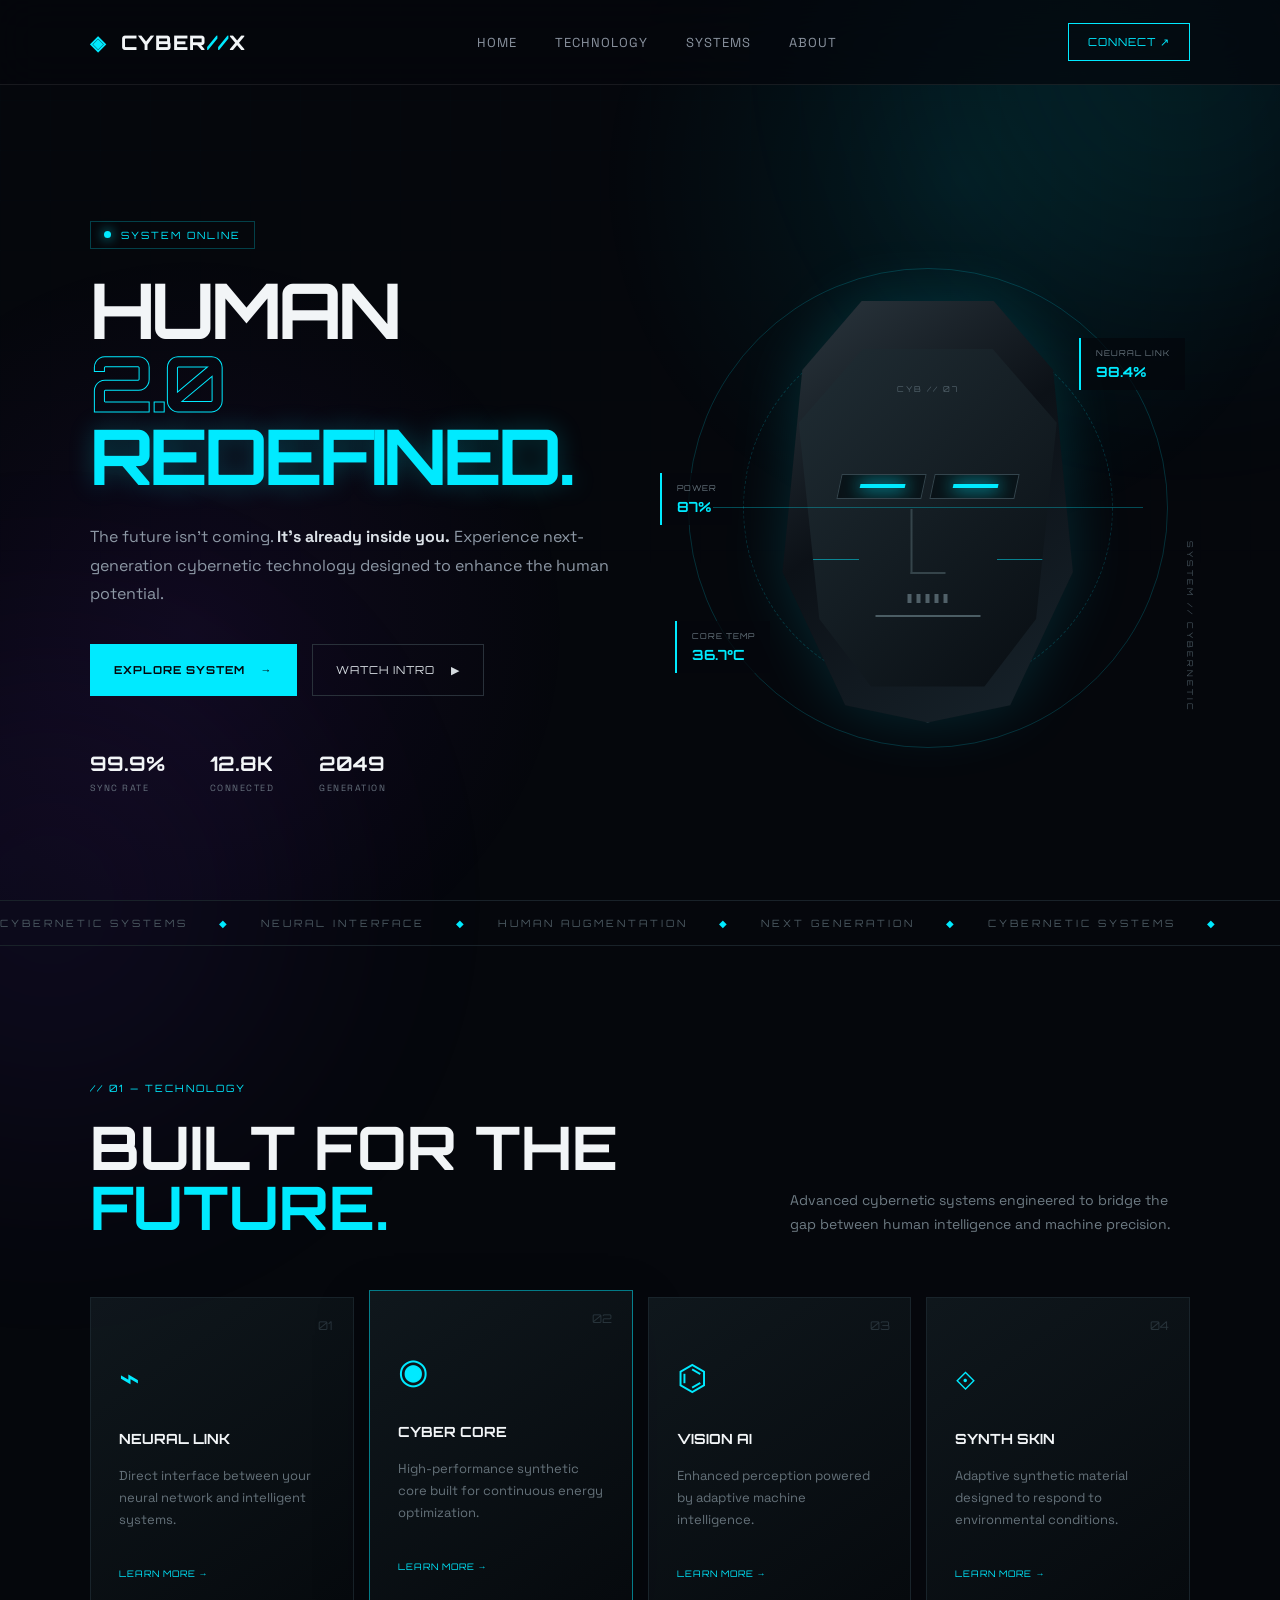
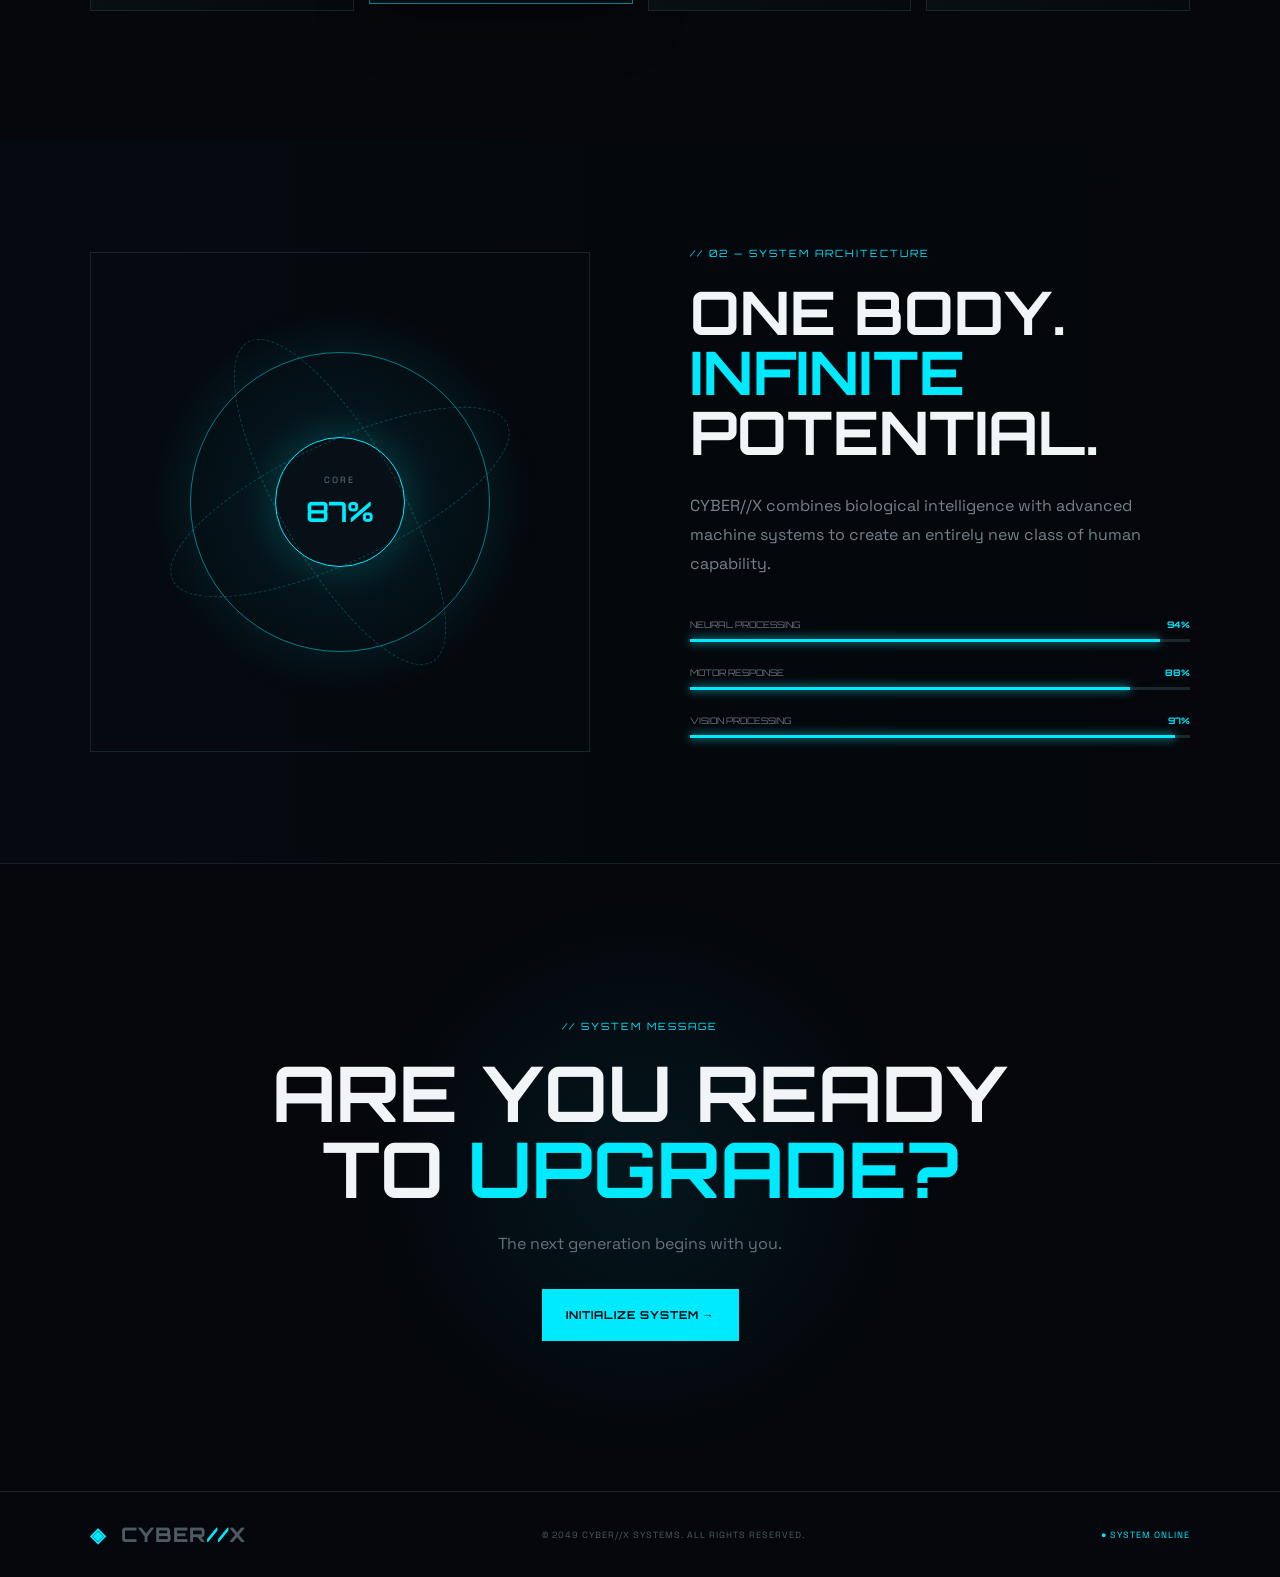
<file: Task1/cyborg.html>
<!DOCTYPE html>
<html lang="en">
<head>
    <meta charset="UTF-8">
    <meta name="viewport" content="width=device-width, initial-scale=1.0">
    <title>CYBER//X - Human 2.0</title>
    <link rel="stylesheet" href="style.css">
</head>
<body>

    <!-- Background Effects -->
    <div class="grid"></div>
    <div class="glow glow-one"></div>
    <div class="glow glow-two"></div>

    <!-- ================= NAVBAR ================= -->
    <header class="navbar">
        <div class="logo">
            <span class="logo-symbol">◈</span>
            CYBER<span>//</span>X
        </div>
        <nav>
            <a href="#home">Home</a>
            <a href="#technology">Technology</a>
            <a href="#systems">Systems</a>
            <a href="#about">About</a>
        </nav>
        <button class="connect-btn">
            CONNECT <span>↗</span>
        </button>
    </header>

    <!-- ================= HERO ================= -->
    <main id="home">
        <section class="hero">
            <!-- Left -->
            <div class="hero-content">
                <div class="status">
                    <span class="status-dot"></span>
                    SYSTEM ONLINE
                </div>
                <h1>
                    HUMAN
                    <br>
                    <span class="outline">2.0</span>
                    <span class="highlight">REDEFINED.</span>
                </h1>
                <p>
                    The future isn't coming.
                    <strong>It's already inside you.</strong>
                    Experience next-generation cybernetic technology
                    designed to enhance the human potential.
                </p>
                <div class="hero-buttons">
                    <button class="primary-btn">
                        EXPLORE SYSTEM
                        <span>→</span>
                    </button>
                    <button class="secondary-btn">
                        WATCH INTRO
                        <span>▶</span>
                    </button>
                </div>
                <div class="hero-stats">
                    <div>
                        <strong>99.9%</strong>
                        <span>SYNC RATE</span>
                    </div>
                    <div>
                        <strong>12.8K</strong>
                        <span>CONNECTED</span>
                    </div>
                    <div>
                        <strong>2049</strong>
                        <span>GENERATION</span>
                    </div>
                </div>
            </div>

            <!-- CYBORG VISUAL -->
            <div class="cyborg-container">
                <div class="scan-line"></div>
                <div class="circle circle-one"></div>
                <div class="circle circle-two"></div>
                <div class="cyborg">
                    <div class="head">
                        <div class="head-top"></div>
                        <div class="ear left-ear"></div>
                        <div class="ear right-ear"></div>
                        <div class="face">
                            <div class="forehead">
                                <span>CYB // 07</span>
                            </div>
                            <div class="eyes">
                                <div class="eye">
                                    <span></span>
                                </div>
                                <div class="eye">
                                    <span></span>
                                </div>
                            </div>
                            <div class="nose"></div>
                            <div class="mouth">
                                <i></i>
                                <i></i>
                                <i></i>
                                <i></i>
                                <i></i>
                            </div>
                            <div class="face-line left"></div>
                            <div class="face-line right"></div>
                        </div>
                    </div>
                </div>

                <!-- HUD Labels -->
                <div class="hud hud-one">
                    <span>NEURAL LINK</span>
                    <strong>98.4%</strong>
                </div>
                <div class="hud hud-two">
                    <span>CORE TEMP</span>
                    <strong>36.7°C</strong>
                </div>
                <div class="hud hud-three">
                    <span>POWER</span>
                    <strong>87%</strong>
                </div>
                <div class="vertical-text">
                    SYSTEM // CYBERNETIC
                </div>
            </div>
        </section>

        <!-- ================= TICKER ================= -->
        <section class="ticker">
            <div>
                CYBERNETIC SYSTEMS
                <span>◆</span>
                NEURAL INTERFACE
                <span>◆</span>
                HUMAN AUGMENTATION
                <span>◆</span>
                NEXT GENERATION
                <span>◆</span>
                CYBERNETIC SYSTEMS
                <span>◆</span>
            </div>
        </section>

        <!-- ================= TECHNOLOGY ================= -->
        <section class="technology" id="technology">
            <div class="section-heading">
                <div>
                    <span class="small-label">// 01 — TECHNOLOGY</span>
                    <h2>
                        BUILT FOR THE
                        <span>FUTURE.</span>
                    </h2>
                </div>
                <p>
                    Advanced cybernetic systems engineered to
                    bridge the gap between human intelligence
                    and machine precision.
                </p>
            </div>

            <div class="feature-grid">
                <div class="feature-card">
                    <div class="feature-number">01</div>
                    <div class="feature-icon">⌁</div>
                    <h3>NEURAL LINK</h3>
                    <p>
                        Direct interface between your neural
                        network and intelligent systems.
                    </p>
                    <a href="#">LEARN MORE →</a>
                </div>

                <div class="feature-card active">
                    <div class="feature-number">02</div>
                    <div class="feature-icon">◉</div>
                    <h3>CYBER CORE</h3>
                    <p>
                        High-performance synthetic core built
                        for continuous energy optimization.
                    </p>
                    <a href="#">LEARN MORE →</a>
                </div>

                <div class="feature-card">
                    <div class="feature-number">03</div>
                    <div class="feature-icon">⌬</div>
                    <h3>VISION AI</h3>
                    <p>
                        Enhanced perception powered by adaptive
                        machine intelligence.
                    </p>
                    <a href="#">LEARN MORE →</a>
                </div>

                <div class="feature-card">
                    <div class="feature-number">04</div>
                    <div class="feature-icon">⟐</div>
                    <h3>SYNTH SKIN</h3>
                    <p>
                        Adaptive synthetic material designed to
                        respond to environmental conditions.
                    </p>
                    <a href="#">LEARN MORE →</a>
                </div>
            </div>
        </section>

        <!-- ================= SYSTEM ================= -->
        <section class="system-section" id="systems">
            <div class="system-image">
                <div class="system-ring"></div>
                <div class="core">
                    <span>CORE</span>
                    <strong>87%</strong>
                </div>
                <div class="orbit orbit-one"></div>
                <div class="orbit orbit-two"></div>
            </div>

            <div class="system-content">
                <span class="small-label">// 02 — SYSTEM ARCHITECTURE</span>
                <h2>
                    ONE BODY.
                    <br>
                    <span>INFINITE</span>
                    POTENTIAL.
                </h2>
                <p>
                    CYBER//X combines biological intelligence with
                    advanced machine systems to create an entirely
                    new class of human capability.
                </p>
                <div class="progress-item">
                    <div>
                        <span>NEURAL PROCESSING</span>
                        <strong>94%</strong>
                    </div>
                    <div class="progress">
                        <span style="width:94%"></span>
                    </div>
                </div>
                <div class="progress-item">
                    <div>
                        <span>MOTOR RESPONSE</span>
                        <strong>88%</strong>
                    </div>
                    <div class="progress">
                        <span style="width:88%"></span>
                    </div>
                </div>
                <div class="progress-item">
                    <div>
                        <span>VISION PROCESSING</span>
                        <strong>97%</strong>
                    </div>
                    <div class="progress">
                        <span style="width:97%"></span>
                    </div>
                </div>
            </div>
        </section>

        <!-- ================= CTA ================= -->
        <section class="cta" id="about">
            <div class="cta-content">
                <span class="small-label">// SYSTEM MESSAGE</span>
                <h2>
                    ARE YOU READY
                    <br>
                    TO <span>UPGRADE?</span>
                </h2>
                <p>
                    The next generation begins with you.
                </p>
                <button class="primary-btn">
                    INITIALIZE SYSTEM →
                </button>
            </div>
        </section>
    </main>

    <!-- ================= FOOTER ================= -->
    <footer>
        <div class="logo">
            <span class="logo-symbol">◈</span>
            CYBER<span>//</span>X
        </div>
        <p>
            © 2049 CYBER//X SYSTEMS. ALL RIGHTS RESERVED.
        </p>
        <div class="footer-status">
            ● SYSTEM ONLINE
        </div>
    </footer>

    <script src="script.js"></script>
</body>
</html>
</file>
<file: Task2/style.css>
@import url('https://fonts.googleapis.com/css2?family=DM+Mono:wght@400;500&family=Space+Grotesk:wght@400;500;600;700&display=swap');

:root {
  --bg: #050507;
  --fg: #f4f4f0;
  --muted: #85858e;
  --lime: #c8ff36;
  --violet: #7c5cff;
  --line: rgba(255, 255, 255, .12)
}

* {
  box-sizing: border-box
}

html {
  scroll-behavior: smooth
}

body {
  margin: 0;
  background: var(--bg);
  color: var(--fg);
  font-family: "Space Grotesk", sans-serif;
  overflow-x: hidden
}

button, a {
  font: inherit
}

button {
  cursor: pointer
}

a {
  text-decoration: none;
  color: inherit
}

.noise {
  position: fixed;
  inset: 0;
  z-index: 100;
  pointer-events: none;
  opacity: .035;
  background-image: url("data:image/svg+xml,%3Csvg viewBox='0 0 180 180' xmlns='http://www.w3.org/2000/svg'%3E%3Cfilter id='n'%3E%3CfeTurbulence type='fractalNoise' baseFrequency='.9' numOctaves='3' stitchTiles='stitch'/%3E%3C/filter%3E%3Crect width='100%25' height='100%25' filter='url(%23n)'/%3E%3C/svg%3E")
}

#loader {
  position: fixed;
  inset: 0;
  background: #050507;
  z-index: 200;
  display: grid;
  place-content: center;
  text-align: center;
  transition: opacity .7s, visibility .7s
}

#loader.hide {
  opacity: 0;
  visibility: hidden
}

.loader-mark {
  font-size: 25px;
  font-weight: 700;
  letter-spacing: .08em
}

.loader-mark span {
  color: var(--lime);
  margin-left: 7px;
  font: 11px "DM Mono"
}

.loader-line {
  width: 230px;
  height: 2px;
  background: #222;
  margin: 22px auto 12px;
  overflow: hidden
}

.loader-line i {
  display: block;
  width: 0;
  height: 100%;
  background: var(--lime);
  animation: load 1.6s forwards
}

#loader small {
  color: #666;
  font: 9px "DM Mono";
  letter-spacing: .15em
}

@keyframes load {
  to {
    width: 100%
  }
}

.cursor {
  position: fixed;
  width: 20px;
  height: 20px;
  border: 1px solid var(--lime);
  border-radius: 50%;
  pointer-events: none;
  z-index: 150;
  transform: translate(-50%, -50%);
  mix-blend-mode: difference;
  transition: width .2s, height .2s
}

.nav {
  height: 78px;
  position: fixed;
  top: 0;
  left: 0;
  right: 0;
  z-index: 90;
  display: flex;
  align-items: center;
  justify-content: space-between;
  padding: 0 5vw;
  border-bottom: 1px solid rgba(255, 255, 255, .08);
  background: rgba(5, 5, 7, .55);
  backdrop-filter: blur(16px)
}

.logo {
  font-weight: 700;
  letter-spacing: -.04em
}

.logo span {
  color: var(--lime);
  font: 10px "DM Mono";
  margin-left: 6px
}

.nav nav {
  display: flex;
  gap: 32px
}

.nav nav a, .ticket {
  font: 10px "DM Mono";
  text-transform: uppercase;
  letter-spacing: .12em;
  color: #9c9ca4
}

.nav nav a:hover {
  color: var(--lime)
}

.ticket {
  border: 1px solid var(--lime);
  background: transparent;
  color: var(--lime);
  padding: 11px 15px
}

.hero {
  min-height: 100svh;
  position: relative;
  overflow: hidden;
  background: radial-gradient(circle at 75% 45%, #171327 0, #09090f 33%, #050507 70%)
}

.hero-grid {
  position: absolute;
  inset: 0;
  background-image: linear-gradient(rgba(255, 255, 255, .035) 1px, transparent 1px), linear-gradient(90deg, rgba(255, 255, 255, .035) 1px, transparent 1px);
  background-size: 70px 70px;
  mask-image: linear-gradient(to bottom, black, transparent)
}

.orb {
  position: absolute;
  border-radius: 50%;
  filter: blur(1px)
}

.orb-a {
  width: 40vw;
  height: 40vw;
  right: -12vw;
  top: 8vw;
  background: radial-gradient(circle at 40% 40%, #9e82ff, transparent 65%);
  opacity: .18
}

.orb-b {
  width: 28vw;
  height: 28vw;
  left: -12vw;
  bottom: 0;
  background: radial-gradient(circle, #c8ff36, transparent 68%);
  opacity: .09
}

.hero-copy {
  position: relative;
  z-index: 5;
  padding: 19vh 0 0 8vw;
  width: min(650px, 90vw)
}

.eyebrow {
  font: 10px "DM Mono";
  letter-spacing: .18em;
  color: var(--lime);
  text-transform: uppercase
}

.hero h1 {
  font-size: clamp(70px, 11vw, 155px);
  line-height: .79;
  letter-spacing: -.09em;
  margin: 25px 0
}

.hero h1 span {
  color: transparent;
  -webkit-text-stroke: 1px #ddd
}

.lead {
  max-width: 480px;
  color: #aaaab1;
  line-height: 1.75;
  font-size: 15px
}

.actions {
  display: flex;
  gap: 12px;
  margin-top: 28px
}

.primary, .ghost {
  padding: 15px 19px;
  border: 1px solid var(--lime);
  background: var(--lime);
  color: #090b06;
  font: 10px "DM Mono";
  letter-spacing: .1em
}

.ghost {
  background: transparent;
  color: #ddd;
  border-color: #333
}

.ghost:hover {
  border-color: var(--lime);
  color: var(--lime)
}

.scene {
  position: absolute;
  z-index: 3;
  width: 600px;
  height: 600px;
  right: 7vw;
  top: 50%;
  transform: translateY(-45%);
  perspective: 1000px
}

.core {
  position: absolute;
  width: 150px;
  height: 150px;
  left: 225px;
  top: 225px;
  border-radius: 50%;
  display: grid;
  place-items: center;
  background: radial-gradient(circle, #e7ffb2, #83b92c 18%, #13170d 58%);
  box-shadow: 0 0 40px #c8ff3666, 0 0 130px #7c5cff44;
  transform-style: preserve-3d
}

.core:before {
  content: "";
  position: absolute;
  inset: -20px;
  border: 1px solid #c8ff3688;
  border-radius: 50%;
  animation: pulse 2s infinite
}

.core-inner {
  position: absolute;
  inset: 38px;
  border-radius: 50%;
  border: 1px dashed #fff8;
  animation: spin 8s linear infinite
}

.core span {
  font: 12px "DM Mono";
  z-index: 2;
  color: #111
}

.ring {
  position: absolute;
  border: 1px solid #7c5cff55;
  border-radius: 50%;
  left: 50%;
  top: 50%;
  transform: translate(-50%, -50%) rotateX(68deg);
  transform-style: preserve-3d
}

.ring-1 {
  width: 330px;
  height: 330px
}

.ring-2 {
  width: 460px;
  height: 460px;
  border-color: #c8ff3644;
  transform: translate(-50%, -50%) rotateX(70deg) rotateZ(30deg)
}

.ring-3 {
  width: 570px;
  height: 570px;
  border-color: #fff2;
  transform: translate(-50%, -50%) rotateX(65deg) rotateZ(-35deg)
}

.orbit {
  position: absolute;
  left: 50%;
  top: 50%;
  border: 1px dashed #fff3;
  border-radius: 50%;
  transform: translate(-50%, -50%);
  animation: spin 13s linear infinite
}

.orbit b {
  position: absolute;
  width: 12px;
  height: 12px;
  background: var(--lime);
  border-radius: 50%;
  box-shadow: 0 0 18px var(--lime);
  left: 50%;
  top: -6px
}

.orbit-1 {
  width: 380px;
  height: 170px
}

.orbit-2 {
  width: 500px;
  height: 230px;
  animation-duration: 17s;
  animation-direction: reverse
}

.orbit-3 {
  width: 600px;
  height: 290px;
  animation-duration: 21s
}

.scene-label {
  position: absolute;
  color: #85858e;
  font: 9px "DM Mono";
  letter-spacing: .1em
}

.label-1 {
  right: 5%;
  top: 23%;
  color: var(--lime)
}

.label-2 {
  left: 2%;
  bottom: 25%
}

.label-3 {
  right: 2%;
  bottom: 20%
}

@keyframes spin {
  to {
    transform: translate(-50%, -50%) rotateX(68deg) rotateZ(360deg)
  }
}

@keyframes pulse {
  50% {
    transform: scale(1.12);
    opacity: .4
  }
}

.scroll-word {
  position: absolute;
  bottom: 30px;
  left: 8vw;
  font: 9px "DM Mono";
  color: #666;
  letter-spacing: .12em
}

.experience {
  min-height: 100vh;
  padding: 150px 8vw;
  background: #eef0ea;
  color: #090b0b;
  position: relative
}

.section-intro {
  max-width: 680px
}

.experience .eyebrow, .schedule .eyebrow {
  color: #597c26
}

.section-intro h2, .schedule-head h2 {
  font-size: clamp(50px, 8vw, 105px);
  line-height: .88;
  letter-spacing: -.08em;
  margin: 20px 0
}

.section-intro h2 span, .schedule-head h2 span {
  color: #658d2b
}

.section-intro>p:last-child {
  max-width: 450px;
  color: #656a66;
  line-height: 1.7
}

.cards {
  display: grid;
  grid-template-columns: repeat(3, 1fr);
  gap: 18px;
  margin-top: 75px
}

.card {
  min-height: 430px;
  background: #fff;
  border: 1px solid #d9ded7;
  padding: 24px;
  position: relative;
  transform-style: preserve-3d;
  transition: transform .15s ease, box-shadow .3s
}

.card:hover {
  box-shadow: 0 25px 60px #1b241d22
}

.card-number {
  position: absolute;
  right: 20px;
  top: 20px;
  font: 10px "DM Mono";
  color: #7e867e
}

.card>p {
  font: 9px "DM Mono";
  color: #727972;
  margin-top: 24px
}

.card h3 {
  font-size: 28px;
  letter-spacing: -.05em;
  margin: 8px 0
}

.card>span {
  color: #747b74;
  font-size: 12px
}

.card-art {
  height: 230px;
  background: #0a0b0b;
  position: relative;
  overflow: hidden
}

.ai-art:before, .ai-art:after {
  content: "";
  position: absolute;
  border: 1px solid #c8ff36;
  border-radius: 50%;
  left: 50%;
  top: 50%;
  transform: translate(-50%, -50%)
}

.ai-art:before {
  width: 160px;
  height: 160px
}

.ai-art:after {
  width: 90px;
  height: 90px;
  background: #c8ff36;
  box-shadow: 0 0 60px #c8ff36
}

.ai-art i {
  position: absolute;
  width: 1px;
  height: 100%;
  background: #c8ff3633;
  left: 30%
}

.ai-art i:nth-child(2) {
  left: 50%
}

.ai-art i:nth-child(3) {
  left: 70%
}

.bot-art {
  background: linear-gradient(145deg, #151a1b, #080909);
  display: grid;
  place-items: center
}

.bot-art:before {
  content: "";
  width: 120px;
  height: 145px;
  border: 2px solid #8f9b93;
  border-radius: 38px 38px 25px 25px;
  box-shadow: inset 0 -25px 0 #c8ff36
}

.bot-art i {
  position: absolute;
  width: 13px;
  height: 13px;
  border-radius: 50%;
  background: #c8ff36;
  box-shadow: 0 0 20px #c8ff36
}

.bot-art i:first-child {
  transform: translate(-28px, -30px)
}

.bot-art i:last-child {
  transform: translate(28px, -30px)
}

.xr-art {
  background: radial-gradient(circle at 50% 50%, #7c5cff, #151126 40%, #080809 70%)
}

.xr-art:before {
  content: "";
  position: absolute;
  width: 180px;
  height: 180px;
  border: 1px solid #fff6;
  border-radius: 50%;
  left: 50%;
  top: 50%;
  transform: translate(-50%, -50%)
}

.xr-art i {
  position: absolute;
  inset: 35px;
  border: 1px solid #c8ff36;
  transform: rotate(45deg)
}

.arena {
  min-height: 100vh;
  position: relative;
  overflow: hidden;
  background: #060609;
  display: flex;
  align-items: center;
  padding: 100px 8vw
}

.arena-bg {
  position: absolute;
  inset: 0;
  background: radial-gradient(circle at 70% 50%, #292040, transparent 28%), radial-gradient(circle at 30% 70%, #17220f, transparent 20%)
}

.arena-copy {
  position: relative;
  z-index: 5;
  width: 42%
}

.arena h2 {
  font-size: clamp(60px, 8vw, 110px);
  line-height: .83;
  letter-spacing: -.09em;
  margin: 22px 0
}

.arena h2 span {
  color: #8d70ff
}

.arena-copy>p:not(.eyebrow) {
  max-width: 400px;
  color: #888894;
  line-height: 1.7
}

.stat-row {
  display: flex;
  gap: 40px;
  margin-top: 45px
}

.stat-row b {
  display: block;
  font-size: 32px
}

.stat-row small {
  font: 9px "DM Mono";
  color: #666
}

.interactive-core {
  position: absolute;
  right: 7vw;
  width: 520px;
  height: 520px;
  display: grid;
  place-items: center;
  transform-style: preserve-3d;
  transition: transform .15s ease
}

.reactor {
  width: 170px;
  height: 170px;
  border-radius: 50%;
  border: 1px solid #c8ff36;
  background: radial-gradient(circle, #c8ff3622, #090a08 62%);
  display: grid;
  place-items: center;
  box-shadow: 0 0 70px #c8ff3622;
  position: relative;
  z-index: 5
}

.reactor span {
  font: 8px "DM Mono";
  color: #8b928c
}

.reactor strong {
  font-size: 55px;
  color: #c8ff36;
  font-weight: 400
}

.energy {
  position: absolute;
  border: 1px solid #7c5cff55;
  border-radius: 50%;
  transform: rotateX(70deg);
  animation: spinCore 10s linear infinite
}

.e1 {
  width: 270px;
  height: 270px
}

.e2 {
  width: 390px;
  height: 150px;
  animation-duration: 14s;
  animation-direction: reverse
}

.e3 {
  width: 500px;
  height: 230px;
  animation-duration: 18s
}

.node {
  position: absolute;
  padding: 10px 14px;
  border: 1px solid #333;
  background: #0b0b0f;
  color: #aaa;
  font: 10px "DM Mono";
  z-index: 8
}

.n1 {
  top: 5%;
  left: 45%;
  color: #c8ff36
}

.n2 {
  right: 2%;
  top: 48%;
  color: #8d70ff
}

.n3 {
  bottom: 5%;
  left: 45%
}

.n4 {
  left: 0;
  top: 48%
}

@keyframes spinCore {
  to {
    transform: rotateX(70deg) rotateZ(360deg)
  }
}

.schedule {
  min-height: 100vh;
  background: #e9ece7;
  color: #090c0a;
  padding: 150px 8vw
}

.timeline {
  margin-top: 70px;
  border-top: 1px solid #b8beb6
}

.timeline article {
  display: grid;
  grid-template-columns: 130px 1fr 100px;
  align-items: center;
  gap: 25px;
  padding: 35px 0;
  border-bottom: 1px solid #b8beb6
}

.timeline time, .timeline strong {
  font: 10px "DM Mono";
  color: #697269
}

.timeline b {
  font-size: 24px;
  letter-spacing: -.04em
}

.timeline p {
  margin: 8px 0 0;
  color: #70766f;
  font-size: 13px
}

.register {
  min-height: 90vh;
  display: grid;
  place-items: center;
  text-align: center;
  position: relative;
  overflow: hidden;
  background: radial-gradient(circle at center, #161f17, #050507 55%)
}

.register-glow {
  position: absolute;
  width: 60vw;
  height: 60vw;
  border-radius: 50%;
  background: radial-gradient(circle, #c8ff3618, transparent 60%)
}

.register h2 {
  position: relative;
  font-size: clamp(65px, 10vw, 145px);
  line-height: .82;
  letter-spacing: -.1em;
  margin: 20px 0
}

.register h2 span {
  color: var(--lime)
}

.register>p:not(.eyebrow) {
  position: relative;
  color: #777;
  margin-bottom: 30px
}

.success {
  display: none;
  color: var(--lime);
  font: 10px "DM Mono";
  margin-top: 25px
}

.success.show {
  display: block
}

footer {
  padding: 25px 5vw;
  border-top: 1px solid #18181d;
  display: flex;
  justify-content: space-between;
  color: #555;
  font: 9px "DM Mono";
  letter-spacing: .1em
}

@media(max-width:900px) {
  .nav nav {
    display: none
  }

  .scene {
    opacity: .45;
    right: -220px
  }

  .hero-copy {
    padding-left: 7vw
  }

  .cards {
    grid-template-columns: 1fr
  }

  .arena-copy {
    width: 100%
  }

  .interactive-core {
    opacity: .35;
    right: -180px
  }

  .timeline article {
    grid-template-columns: 80px 1fr
  }

  .timeline article>strong {
    display: none
  }
}

@media(max-width:600px) {
  .ticket {
    display: none
  }

  .hero-copy {
    padding-top: 150px
  }

  .hero h1 {
    font-size: 70px
  }

  .scene {
    display: none
  }

  .experience, .schedule, .arena {
    padding: 110px 7vw
  }

  .cards {
    margin-top: 45px
  }

  .card {
    min-height: 380px
  }

  .card-art {
    height: 190px
  }

  .arena {
    min-height: 900px
  }

  .interactive-core {
    display: none
  }

  .timeline article {
    grid-template-columns: 1fr
  }

  .timeline time {
    margin-bottom: -12px
  }

  footer {
    flex-direction: column;
    gap: 10px
  }
}
</file>
<file: Task3/style.css>
@import url('https://fonts.googleapis.com/css2?family=DM+Mono:wght@400;500&family=Manrope:wght@400;500;600;700;800&display=swap');

:root {
  --bg: #071014;
  --text: #eef5f2;
  --muted: #8fa19e;
  --accent: #8fffd3;
  --accent2: #8db7ff;
  --line: rgba(255,255,255,.12);
}

* { box-sizing: border-box; }
html { scroll-behavior: smooth; }
body {
  margin: 0;
  background: var(--bg);
  color: var(--text);
  font-family: Manrope, sans-serif;
  overflow-x: hidden;
}
a { color: inherit; text-decoration: none; }

.nav {
  position: fixed;
  top: 0; left: 0; right: 0;
  height: 76px;
  padding: 0 5vw;
  display: flex;
  align-items: center;
  justify-content: space-between;
  z-index: 100;
  border-bottom: 1px solid rgba(255,255,255,.08);
  background: rgba(7,16,20,.55);
  backdrop-filter: blur(16px);
}
.brand {
  font-weight: 800;
  letter-spacing: -.05em;
  font-size: 21px;
}
.brand span { color: var(--accent); }
.nav nav { display: flex; gap: 30px; }
.nav nav a, .nav-pill {
  font: 500 10px "DM Mono", monospace;
  text-transform: uppercase;
  letter-spacing: .13em;
  color: #aebcba;
}
.nav nav a:hover { color: var(--accent); }
.nav-pill {
  border: 1px solid var(--line);
  padding: 10px 13px;
  border-radius: 100px;
}

.section, .hero {
  position: relative;
  min-height: 100vh;
  overflow: hidden;
}
.hero {
  background: linear-gradient(#09141c 0%, #122b32 55%, #6b9c8b 100%);
}
.layer { will-change: transform; }

.hero-stars, .final-stars {
  position: absolute;
  inset: 0;
  background-image:
    radial-gradient(circle at 10% 20%, white 0 1px, transparent 2px),
    radial-gradient(circle at 35% 12%, rgba(255,255,255,.7) 0 1px, transparent 2px),
    radial-gradient(circle at 70% 24%, white 0 1px, transparent 2px),
    radial-gradient(circle at 88% 13%, rgba(255,255,255,.6) 0 1px, transparent 2px),
    radial-gradient(circle at 52% 35%, rgba(255,255,255,.5) 0 1px, transparent 2px);
  background-size: 260px 220px;
  opacity: .7;
}
.sun {
  position: absolute;
  width: 25vw; height: 25vw;
  max-width: 330px; max-height: 330px;
  min-width: 190px; min-height: 190px;
  border-radius: 50%;
  right: 12%; top: 24%;
  background: radial-gradient(circle at 40% 40%, #fffbd8, #b8e8bc 50%, rgba(143,255,211,.05) 70%);
  box-shadow: 0 0 100px rgba(143,255,211,.35);
}
.mountain {
  position: absolute;
  bottom: -2px;
  width: 120%;
  left: -10%;
  height: 48%;
  clip-path: polygon(0 100%, 0 70%, 12% 48%, 20% 65%, 32% 28%, 44% 64%, 58% 22%, 69% 56%, 82% 34%, 100% 62%, 100% 100%);
}
.mountain.back { background: #31575a; opacity: .8; }
.mountain.mid { background: #1d3c40; height: 42%; }
.mountain.front { background: #0d252b; height: 33%; }

.hero-copy {
  position: relative;
  z-index: 5;
  width: min(620px, 90vw);
  padding: 19vh 0 0 9vw;
}
.eyebrow {
  font: 500 10px "DM Mono", monospace;
  letter-spacing: .2em;
  color: var(--accent);
  text-transform: uppercase;
}
h1, h2 { margin: 0; letter-spacing: -.07em; }
.hero h1 {
  font-size: clamp(60px, 9vw, 125px);
  line-height: .88;
  margin: 22px 0;
}
.hero h1 em {
  color: transparent;
  -webkit-text-stroke: 1px var(--text);
  font-style: normal;
}
.hero-text, .story-copy > p:last-child, .world-copy > p:last-child, .reveal-copy > p:last-child, .finale-copy > p:last-child {
  max-width: 470px;
  color: #b4c3bf;
  line-height: 1.8;
}
.round-cta {
  display: inline-flex;
  align-items: center;
  gap: 25px;
  margin-top: 25px;
  border: 1px solid rgba(255,255,255,.25);
  padding: 15px 17px 15px 22px;
  border-radius: 100px;
  font: 500 11px "DM Mono", monospace;
  text-transform: uppercase;
}
.round-cta span {
  display: grid; place-items: center;
  width: 32px; height: 32px;
  background: var(--accent);
  color: #071014;
  border-radius: 50%;
}
.scroll-hint, .section-number {
  position: absolute;
  right: 5vw;
  bottom: 38px;
  font: 500 10px "DM Mono", monospace;
  color: rgba(255,255,255,.5);
}

.story {
  background: #e7ece7;
  color: #0a1718;
}
.story::after {
  content: "";
  position: absolute;
  inset: 0;
  background: radial-gradient(circle at 70% 30%, rgba(143,255,211,.5), transparent 28%);
  pointer-events: none;
}
.story-copy {
  position: relative; z-index: 5;
  padding: 20vh 0 0 12vw;
  width: min(620px, 85vw);
}
.story .eyebrow, .world .eyebrow, .reveal .eyebrow { color: #3a8371; }
.story h2, .world h2, .reveal h2, .finale h2 {
  font-size: clamp(55px, 8vw, 110px);
  line-height: .9;
  margin: 20px 0 30px;
}
.story h2 span { color: #3b8873; }
.story-copy > p:last-child { color: #52625f; }

.orb {
  position: absolute;
  width: 38vw; height: 38vw;
  max-width: 560px; max-height: 560px;
  border-radius: 50%;
  right: 5%; top: 17%;
  background: radial-gradient(circle at 35% 30%, #f9fff8, #b5dfcc 45%, #70a893 70%, #37685b);
  box-shadow: inset -40px -50px 90px rgba(0,0,0,.18), 0 50px 100px rgba(22,69,58,.2);
}
.floating-card {
  position: absolute;
  z-index: 8;
  padding: 18px;
  width: 145px;
  height: 145px;
  border: 1px solid rgba(8,23,24,.15);
  background: rgba(255,255,255,.55);
  backdrop-filter: blur(12px);
  display: flex;
  flex-direction: column;
  justify-content: space-between;
  box-shadow: 0 20px 60px rgba(0,0,0,.12);
}
.floating-card span, .floating-card small { font: 9px "DM Mono", monospace; color: #6d7a76; }
.floating-card strong { font-size: 21px; }
.card-a { right: 35%; top: 28%; transform: rotate(-7deg); }
.card-b { right: 9%; bottom: 17%; transform: rotate(8deg); }

.world {
  background: #080c19;
  color: #edf3ff;
}
.world-bg {
  position: absolute; inset: 0;
  background: radial-gradient(circle at 50% 48%, rgba(111,149,255,.2), transparent 20%), linear-gradient(135deg, #0b1327, #090c17 55%, #121b30);
}
.rings {
  position: absolute;
  width: 85vw; height: 85vw;
  max-width: 900px; max-height: 900px;
  border: 1px solid rgba(141,183,255,.14);
  border-radius: 50%;
  left: 50%; top: 50%;
  transform: translate(-50%,-50%);
  box-shadow: 0 0 0 80px rgba(141,183,255,.015), 0 0 0 180px rgba(141,183,255,.01);
}
.world-copy {
  position: relative; z-index: 5;
  padding: 20vh 0 0 9vw;
}
.world h2 span { color: #8db7ff; }
.world-copy > p:last-child { color: #98a7bf; }
.planet {
  position: absolute;
  width: 300px; height: 300px;
  right: 14%; top: 29%;
  border-radius: 50%;
  background: radial-gradient(circle at 30% 25%, #d9f0ff, #678de0 30%, #273a7a 68%, #0c1432);
  box-shadow: 0 0 100px rgba(112,145,255,.3);
}
.planet-ring {
  position: absolute;
  width: 150%; height: 35%;
  left: -25%; top: 35%;
  border: 2px solid rgba(174,204,255,.45);
  border-radius: 50%;
  transform: rotate(-20deg);
}
.planet-core { position: absolute; inset: 22%; border-radius: 50%; border: 1px solid rgba(255,255,255,.15); }
.satellite {
  position: absolute;
  right: 13%; top: 18%;
  font-size: 30px;
  color: #8db7ff;
  text-shadow: 0 0 25px #8db7ff;
}

.reveal {
  background: #f1f0ea;
  color: #101713;
}
.reveal-grid {
  position: absolute; inset: 0;
  background-image: linear-gradient(rgba(16,23,19,.08) 1px, transparent 1px), linear-gradient(90deg, rgba(16,23,19,.08) 1px, transparent 1px);
  background-size: 70px 70px;
  mask-image: radial-gradient(circle at 50% 50%, black, transparent 75%);
}
.reveal-copy {
  position: relative; z-index: 3;
  padding: 21vh 0 0 12vw;
}
.reveal h2 span { color: #698f73; }
.reveal-copy > p:last-child { color: #59645e; }
.quote {
  position: absolute;
  z-index: 4;
  right: 13%; top: 25%;
  font-size: clamp(30px, 4vw, 55px);
  font-weight: 700;
  line-height: .95;
  transform: rotate(-4deg);
}
.quote span {
  font-size: 100px;
  color: #9fd2ad;
  line-height: .4;
}

.finale {
  background: linear-gradient(135deg, #081319, #071d20 55%, #12362f);
  display: grid;
  place-items: center;
  text-align: center;
}
.final-stars { opacity: .55; }
.final-glow {
  position: absolute;
  width: 50vw; height: 50vw;
  border-radius: 50%;
  background: radial-gradient(circle, rgba(143,255,211,.22), transparent 65%);
}
.finale-copy { position: relative; z-index: 4; }
.finale h2 span { color: var(--accent); }
.finale-copy > p:last-child { margin: 28px auto; }
.primary {
  display: inline-block;
  padding: 16px 22px;
  border: 1px solid var(--accent);
  color: var(--accent);
  font: 500 10px "DM Mono", monospace;
  letter-spacing: .14em;
}
.primary:hover { background: var(--accent); color: #071014; }

footer {
  display: flex;
  justify-content: space-between;
  padding: 24px 5vw;
  background: #050a0c;
  color: #687572;
  font: 9px "DM Mono", monospace;
  letter-spacing: .1em;
}

.cursor-glow {
  position: fixed;
  width: 180px; height: 180px;
  border-radius: 50%;
  pointer-events: none;
  z-index: 200;
  background: radial-gradient(circle, rgba(143,255,211,.12), transparent 65%);
  transform: translate(-50%,-50%);
  mix-blend-mode: screen;
}

@media (max-width: 800px) {
  .nav nav, .nav-pill { display: none; }
  .hero-copy, .story-copy, .world-copy, .reveal-copy { padding-left: 7vw; padding-right: 7vw; }
  .hero h1 { font-size: clamp(58px, 15vw, 90px); }
  .cyborg-container { display: none; }
  .orb { width: 75vw; height: 75vw; right: -18%; top: 42%; opacity: .55; }
  .floating-card { transform: scale(.8); }
  .card-a { right: 45%; top: 55%; }
  .card-b { right: 5%; bottom: 9%; }
  .planet { width: 220px; height: 220px; right: -3%; top: 55%; opacity: .8; }
  .quote { right: 7%; top: 57%; }
  footer { flex-direction: column; gap: 12px; }
}
</file>
<file: Task4/style.css>
:root {
  --bg: #050816;
  --bg-2: #0b1021;
  --panel: rgba(14, 19, 35, 0.62);
  --panel-strong: rgba(18, 24, 40, 0.82);
  --panel-soft: rgba(255, 255, 255, 0.03);
  --border: rgba(167, 184, 255, 0.18);
  --text: #edf2ff;
  --muted: #a9b5d1;
  --primary: #8a7dff;
  --primary-2: #5cc8ff;
  --accent: #ff6ad5;
  --success: #8ff0b8;
  --shadow: 0 25px 60px rgba(43, 79, 151, 0.32);
  --radius: 24px;
  --section-pad: 120px;
  --container: min(1180px, calc(100% - 40px));
}

* {
  margin: 0;
  padding: 0;
  box-sizing: border-box;
}

html {
  scroll-behavior: smooth;
}

body {
  font-family: "Inter", sans-serif;
  background:
    radial-gradient(circle at top left, rgba(116, 94, 255, 0.18), transparent 24%),
    radial-gradient(circle at bottom right, rgba(77, 184, 255, 0.18), transparent 28%),
    var(--bg);
  color: var(--text);
  line-height: 1.6;
  overflow-x: hidden;
}

img {
  max-width: 100%;
  display: block;
}

a {
  color: inherit;
  text-decoration: none;
}

button,
input,
textarea,
select {
  font: inherit;
}

button {
  cursor: pointer;
  border: 0;
  background: none;
}

:focus-visible {
  outline: 2px solid rgba(126, 211, 255, 0.8);
  outline-offset: 4px;
}

.container {
  width: var(--container);
  margin: 0 auto;
}

.section {
  padding: var(--section-pad) 0;
  position: relative;
  z-index: 1;
}

.eyebrow {
  display: inline-block;
  letter-spacing: 0.24em;
  font-size: 11px;
  text-transform: uppercase;
  color: #9fb6ff;
  margin-bottom: 18px;
  font-weight: 700;
}

h1,
h2,
h3,
.logo {
  font-family: "Space Grotesk", sans-serif;
}

h1 {
  font-size: clamp(3.3rem, 7vw, 7.2rem);
  line-height: 0.96;
  letter-spacing: -0.07em;
  margin-bottom: 22px;
}

h2 {
  font-size: clamp(2.2rem, 4vw, 4.2rem);
  line-height: 1.04;
  letter-spacing: -0.06em;
  max-width: 670px;
}

p {
  color: var(--muted);
  font-size: 1.05rem;
}

.page-bg {
  position: fixed;
  inset: 0;
  background: linear-gradient(180deg, rgba(13, 17, 31, 0.15), rgba(5, 8, 22, 0.35));
  pointer-events: none;
  z-index: 0;
}

.grid-overlay {
  position: fixed;
  inset: 0;
  background-image:
    linear-gradient(rgba(255, 255, 255, 0.02) 1px, transparent 1px),
    linear-gradient(90deg, rgba(255, 255, 255, 0.02) 1px, transparent 1px);
  background-size: 46px 46px;
  mask-image: radial-gradient(circle at center, black 25%, transparent 90%);
  z-index: 0;
  pointer-events: none;
}

.cursor-glow {
  position: fixed;
  width: 260px;
  height: 260px;
  border-radius: 50%;
  background: radial-gradient(circle, rgba(124, 163, 255, 0.26), rgba(124, 163, 255, 0.08) 30%, transparent 75%);
  pointer-events: none;
  transform: translate(-50%, -50%);
  z-index: 15;
  opacity: 0;
  transition: opacity 0.25s ease;
}

body.cursor-visible .cursor-glow {
  opacity: 1;
}

.navbar {
  position: fixed;
  top: 0;
  left: 0;
  width: 100%;
  z-index: 100;
  transition: background 0.3s ease, border-color 0.3s ease, box-shadow 0.3s ease;
}

.navbar.scrolled {
  background: rgba(7, 10, 20, 0.7);
  backdrop-filter: blur(18px);
  border-bottom: 1px solid rgba(146, 164, 255, 0.15);
  box-shadow: 0 16px 28px rgba(0, 0, 0, 0.12);
}

.nav-inner {
  height: 86px;
  display: flex;
  align-items: center;
  justify-content: space-between;
  gap: 24px;
}

.logo {
  font-size: 1.35rem;
  font-weight: 700;
  letter-spacing: 0.18em;
  position: relative;
  z-index: 1;
}

.nav-menu {
  display: flex;
  align-items: center;
  gap: 28px;
  font-size: 0.96rem;
}

.nav-link {
  position: relative;
  color: rgba(237, 242, 255, 0.8);
  transition: color 0.25s ease;
}

.nav-link::after {
  content: "";
  position: absolute;
  left: 0;
  bottom: -10px;
  width: 100%;
  height: 2px;
  border-radius: 999px;
  background: linear-gradient(90deg, var(--primary), var(--accent));
  transform: scaleX(0);
  transform-origin: left;
  transition: transform 0.3s ease;
}

.nav-link:hover,
.nav-link.active {
  color: var(--text);
}

.nav-link:hover::after,
.nav-link.active::after {
  transform: scaleX(1);
}

.btn {
  display: inline-flex;
  align-items: center;
  justify-content: center;
  gap: 10px;
  min-height: 52px;
  padding: 0 24px;
  border-radius: 999px;
  font-weight: 700;
  letter-spacing: 0.08em;
  text-transform: uppercase;
  transition: transform 0.25s ease, box-shadow 0.25s ease, border-color 0.25s ease, background 0.25s ease;
  border: 1px solid rgba(157, 170, 255, 0.2);
}

.btn:hover {
  transform: translateY(-2px);
}

.btn-primary {
  background: linear-gradient(135deg, rgba(138, 125, 255, 0.92), rgba(92, 200, 255, 0.83));
  box-shadow: 0 20px 40px rgba(86, 110, 255, 0.36);
  color: #f8fbff;
}

.btn-secondary {
  background: rgba(255, 255, 255, 0.03);
  border-color: rgba(255, 255, 255, 0.12);
  box-shadow: inset 0 0 0 1px rgba(255, 255, 255, 0.04);
}

.hero {
  position: relative;
  min-height: 100vh;
  display: grid;
  place-items: center;
  padding-top: 110px;
  overflow: hidden;
}

.hero::before,
.hero::after {
  content: "";
  position: absolute;
  border-radius: 50%;
  filter: blur(30px);
  opacity: 0.42;
  pointer-events: none;
}

.hero::before {
  width: 420px;
  height: 420px;
  background: radial-gradient(circle, rgba(137, 91, 255, 0.52), transparent 70%);
  top: 10%;
  right: 8%;
}

.hero::after {
  width: 380px;
  height: 380px;
  background: radial-gradient(circle, rgba(58, 180, 255, 0.44), transparent 70%);
  bottom: 8%;
  left: 10%;
}

.hero-inner {
  display: grid;
  grid-template-columns: 1.12fr 0.88fr;
  align-items: center;
  gap: 52px;
  width: var(--container);
  position: relative;
  z-index: 1;
}

.hero-copy {
  max-width: 630px;
}

.hero-copy p {
  max-width: 560px;
  font-size: 1.18rem;
  margin-bottom: 30px;
}

.hero-actions {
  display: flex;
  flex-wrap: wrap;
  gap: 18px;
}

.hero-visual {
  display: grid;
  place-items: center;
  min-height: 600px;
}

.orb-wrap {
  position: relative;
  width: min(540px, 82vw);
  aspect-ratio: 1;
  display: grid;
  place-items: center;
}

.orb-core {
  position: absolute;
  width: 250px;
  height: 250px;
  border-radius: 50%;
  background:
    radial-gradient(circle at 30% 30%, rgba(255, 255, 255, 0.9), rgba(151, 115, 255, 0.8) 18%, rgba(70, 99, 255, 0.42) 42%, rgba(12, 18, 38, 0.8) 70%);
  box-shadow:
    inset 0 0 36px rgba(255, 255, 255, 0.24),
    0 0 72px rgba(99, 85, 255, 0.52),
    0 0 120px rgba(97, 222, 255, 0.24);
  animation: floatOrb 7s ease-in-out infinite;
}

.ring {
  position: absolute;
  border-radius: 50%;
  border: 1px solid rgba(168, 186, 255, 0.22);
  box-shadow: inset 0 0 18px rgba(109, 125, 255, 0.1);
}

.ring-one {
  width: 340px;
  height: 340px;
  transform: rotateX(70deg) rotateY(18deg);
}

.ring-two {
  width: 430px;
  height: 430px;
  border-color: rgba(129, 203, 255, 0.2);
  transform: rotateX(80deg) rotateY(-18deg);
}

.ring-three {
  width: 250px;
  height: 250px;
  border-color: rgba(255, 127, 220, 0.2);
  transform: rotateY(70deg);
}

.orbit {
  position: absolute;
  width: 530px;
  height: 530px;
  border: 1px dashed rgba(171, 191, 255, 0.16);
  border-radius: 50%;
}

.orbit-one {
  transform: rotateZ(20deg);
  animation: spin 18s linear infinite;
}

.orbit-two {
  width: 610px;
  height: 610px;
  transform: rotateZ(-18deg);
  animation: spinReverse 22s linear infinite;
}

.float-card {
  position: absolute;
  display: inline-flex;
  align-items: center;
  justify-content: center;
  min-width: 126px;
  height: 46px;
  padding: 0 18px;
  border-radius: 999px;
  background: rgba(9, 13, 23, 0.48);
  border: 1px solid rgba(157, 170, 255, 0.2);
  box-shadow: 0 16px 30px rgba(31, 41, 83, 0.36);
  backdrop-filter: blur(12px);
  color: rgba(232, 240, 255, 0.9);
  font-size: 0.72rem;
  font-weight: 700;
  letter-spacing: 0.2em;
  animation: floatCard 6s ease-in-out infinite;
}

.card-one {
  top: 16%;
  left: 5%;
}

.card-two {
  top: 17%;
  right: 5%;
  animation-delay: 0.8s;
}

.card-three {
  bottom: 16%;
  left: 10%;
  animation-delay: 1.5s;
}

.card-four {
  bottom: 12%;
  right: 10%;
  animation-delay: 2.2s;
}

.scroll-indicator {
  position: absolute;
  bottom: 26px;
  left: 50%;
  transform: translateX(-50%);
  color: rgba(235, 239, 255, 0.84);
  letter-spacing: 0.22em;
  font-size: 0.7rem;
  text-transform: uppercase;
  opacity: 0.8;
  display: flex;
  align-items: center;
  gap: 12px;
}

.scroll-indicator span {
  display: inline-block;
  animation: bounce 1.4s ease-in-out infinite;
}

.section-heading {
  margin-bottom: 42px;
}

.about-grid {
  display: grid;
  grid-template-columns: 0.9fr 1.1fr;
  gap: 40px;
  align-items: center;
}

.about-copy p {
  max-width: 540px;
  font-size: 1.14rem;
}

.stats-grid {
  display: grid;
  grid-template-columns: repeat(2, minmax(170px, 1fr));
  gap: 24px;
}

.stat-item {
  background: rgba(16, 22, 39, 0.68);
  border: 1px solid var(--border);
  border-radius: 22px;
  padding: 28px 22px 20px;
  box-shadow: var(--shadow);
  backdrop-filter: blur(12px);
}

.stat-value {
  display: block;
  font-size: clamp(2.2rem, 4vw, 3.3rem);
  font-weight: 800;
  letter-spacing: -0.06em;
  margin-bottom: 8px;
  color: #fff;
}

.stat-label {
  color: var(--muted);
}

.idea-grid {
  display: grid;
  grid-template-columns: repeat(3, minmax(0, 1fr));
  gap: 26px;
}

.idea-card {
  position: relative;
  padding: 28px 24px 22px;
  background: rgba(12, 18, 32, 0.7);
  border: 1px solid rgba(136, 159, 255, 0.18);
  border-radius: 26px;
  box-shadow: var(--shadow);
  overflow: hidden;
  transition: transform 0.3s ease, border-color 0.3s ease, box-shadow 0.3s ease;
}

.idea-card::before {
  content: "";
  position: absolute;
  inset: 0;
  background: linear-gradient(135deg, rgba(138, 125, 255, 0.18), rgba(92, 200, 255, 0.04), rgba(255, 106, 213, 0.12));
  opacity: 0;
  transition: opacity 0.3s ease;
}

.idea-card:hover {
  transform: translateY(-8px);
  border-color: rgba(144, 180, 255, 0.42);
  box-shadow: 0 22px 40px rgba(63, 91, 167, 0.38);
}

.idea-card:hover::before {
  opacity: 1;
}

.idea-card > * {
  position: relative;
  z-index: 1;
}

.idea-category {
  display: inline-block;
  font-size: 0.7rem;
  letter-spacing: 0.18em;
  text-transform: uppercase;
  color: #9fb6ff;
  margin-bottom: 18px;
}

.idea-card h3 {
  font-size: 1.8rem;
  letter-spacing: -0.04em;
  margin-bottom: 12px;
}

.idea-card p {
  margin-bottom: 20px;
}

.idea-meta {
  display: flex;
  align-items: center;
  justify-content: space-between;
  gap: 14px;
  margin-top: auto;
  color: #dfe7ff;
  font-size: 0.92rem;
}

.card-arrow {
  width: 42px;
  height: 42px;
  border-radius: 50%;
  display: grid;
  place-items: center;
  background: rgba(255, 255, 255, 0.04);
  border: 1px solid rgba(186, 196, 255, 0.12);
  color: #fff;
  transition: transform 0.3s ease, background 0.3s ease;
}

.idea-card:hover .card-arrow {
  transform: translateX(4px);
  background: linear-gradient(135deg, rgba(138, 125, 255, 0.9), rgba(92, 200, 255, 0.8));
}

.process-steps {
  position: relative;
  display: grid;
  grid-template-columns: repeat(4, minmax(0, 1fr));
  gap: 18px;
  margin-top: 20px;
}

.process-steps::before {
  content: "";
  position: absolute;
  left: 8%;
  right: 8%;
  top: 38px;
  height: 1px;
  background: linear-gradient(90deg, rgba(109, 139, 255, 0.1), rgba(138, 125, 255, 0.9), rgba(255, 106, 213, 0.8), rgba(109, 139, 255, 0.1));
  box-shadow: 0 0 18px rgba(142, 149, 255, 0.32);
}

.step-item {
  position: relative;
  padding: 42px 22px 20px;
  background: rgba(11, 17, 31, 0.68);
  border: 1px solid rgba(144, 160, 255, 0.18);
  border-radius: 24px;
  box-shadow: var(--shadow);
  z-index: 1;
}

.step-no {
  display: inline-flex;
  align-items: center;
  justify-content: center;
  width: 58px;
  height: 58px;
  border-radius: 50%;
  background: linear-gradient(135deg, rgba(138, 125, 255, 0.2), rgba(92, 200, 255, 0.25));
  border: 1px solid rgba(167, 184, 255, 0.2);
  color: #e7edff;
  font-weight: 700;
  margin-bottom: 18px;
}

.step-item h3 {
  margin-bottom: 10px;
  font-size: 1.4rem;
  letter-spacing: 0.08em;
}

.generator {
  position: relative;
}

.generator-inner {
  display: grid;
  grid-template-columns: 0.82fr 1.18fr;
  align-items: center;
  gap: 42px;
  padding: 46px 42px;
  background: linear-gradient(135deg, rgba(11, 17, 31, 0.8), rgba(17, 24, 40, 0.72));
  border: 1px solid var(--border);
  border-radius: 30px;
  box-shadow: var(--shadow);
}

.generator-panel {
  display: grid;
  gap: 28px;
}

.generator-controls {
  display: flex;
  flex-wrap: wrap;
  align-items: center;
  gap: 18px;
}

.generator-controls select {
  appearance: none;
  width: min(250px, 100%);
  min-height: 54px;
  border-radius: 16px;
  border: 1px solid rgba(165, 177, 255, 0.2);
  background: rgba(7, 12, 22, 0.76);
  color: var(--text);
  padding: 0 18px;
}

.idea-output {
  position: relative;
  min-height: 182px;
  padding: 26px 24px;
  border-radius: 24px;
  border: 1px solid rgba(175, 185, 255, 0.18);
  background: rgba(255, 255, 255, 0.03);
  overflow: hidden;
}

.output-loader {
  display: none;
  align-items: center;
  gap: 10px;
  margin-bottom: 18px;
}

.output-loader.visible {
  display: inline-flex;
}

.output-loader span {
  width: 10px;
  height: 10px;
  border-radius: 50%;
  background: linear-gradient(180deg, #fff, #8fc2ff);
  animation: pulse 1.2s ease-in-out infinite;
}

.output-loader span:nth-child(2) {
  animation-delay: 0.15s;
}

.output-loader span:nth-child(3) {
  animation-delay: 0.3s;
}

.output-text {
  font-size: 1.14rem;
  color: #f3f7ff;
  line-height: 1.7;
}

.showcase-header {
  display: flex;
  align-items: end;
  justify-content: space-between;
  gap: 20px;
  margin-bottom: 28px;
}

.carousel-controls {
  display: flex;
  gap: 12px;
}

.carousel-btn {
  width: 50px;
  height: 50px;
  border-radius: 50%;
  background: rgba(12, 18, 32, 0.8);
  border: 1px solid rgba(147, 162, 255, 0.18);
  color: var(--text);
  transition: transform 0.25s ease, border-color 0.25s ease;
}

.carousel-btn:hover {
  transform: translateY(-2px);
  border-color: rgba(166, 191, 255, 0.36);
}

.project-carousel {
  overflow: hidden;
}

.project-track {
  display: flex;
  gap: 22px;
  overflow-x: auto;
  scroll-snap-type: x proximity;
  scrollbar-width: none;
  padding-bottom: 10px;
}

.project-track::-webkit-scrollbar {
  display: none;
}

.project-card {
  position: relative;
  flex: 0 0 420px;
  min-height: 420px;
  padding: 22px;
  border-radius: 28px;
  overflow: hidden;
  display: flex;
  align-items: end;
  scroll-snap-align: start;
  border: 1px solid rgba(168, 185, 255, 0.17);
  box-shadow: var(--shadow);
}

.project-overlay {
  position: absolute;
  inset: 0;
  background: linear-gradient(180deg, rgba(9, 13, 25, 0.12), rgba(8, 11, 18, 0.8));
}

.project-card::before {
  content: "";
  position: absolute;
  inset: 0;
  background-size: cover;
  background-position: center;
  transform: scale(1.08);
  filter: saturate(1.1);
}

.project-a::before {
  background: linear-gradient(135deg, rgba(118, 104, 255, 0.5), rgba(67, 189, 255, 0.3)), url('https://images.unsplash.com/photo-1518770660439-4636190af475?auto=format&fit=crop&w=1200&q=80') center/cover no-repeat;
}

.project-b::before {
  background: linear-gradient(135deg, rgba(43, 214, 174, 0.52), rgba(83, 133, 255, 0.3)), url('https://images.unsplash.com/photo-1497436072909-60f360e1d4b1?auto=format&fit=crop&w=1200&q=80') center/cover no-repeat;
}

.project-c::before {
  background: linear-gradient(135deg, rgba(255, 133, 187, 0.48), rgba(87, 118, 255, 0.28)), url('https://images.unsplash.com/photo-1522202176988-66273c2fd55f?auto=format&fit=crop&w=1200&q=80') center/cover no-repeat;
}

.project-d::before {
  background: linear-gradient(135deg, rgba(143, 124, 255, 0.46), rgba(99, 181, 255, 0.3)), url('https://images.unsplash.com/photo-1504384308090-c894fdcc538d?auto=format&fit=crop&w=1200&q=80') center/cover no-repeat;
}

.project-content {
  position: relative;
  z-index: 1;
  width: 100%;
}

.project-tag {
  display: inline-block;
  font-size: 0.68rem;
  letter-spacing: 0.18em;
  text-transform: uppercase;
  color: rgba(237, 242, 255, 0.9);
  margin-bottom: 10px;
}

.project-card h3 {
  font-size: clamp(2rem, 3vw, 2.7rem);
  letter-spacing: -0.06em;
  margin-bottom: 10px;
}

.project-card p {
  max-width: 290px;
  margin-bottom: 20px;
  color: rgba(237, 242, 255, 0.82);
}

.project-link {
  min-height: 46px;
  min-width: 120px;
  padding: 0 18px;
  border-radius: 999px;
  border: 1px solid rgba(255, 255, 255, 0.12);
  background: rgba(13, 18, 31, 0.34);
  color: #fff;
  font-size: 0.8rem;
  letter-spacing: 0.12em;
  text-transform: uppercase;
}

.cta-panel {
  padding: clamp(42px, 7vw, 90px) clamp(24px, 4vw, 62px);
  text-align: center;
  border-radius: 34px;
  background:
    radial-gradient(circle at 20% 20%, rgba(125, 103, 255, 0.22), transparent 26%),
    radial-gradient(circle at 80% 20%, rgba(92, 200, 255, 0.18), transparent 32%),
    rgba(10, 14, 22, 0.8);
  border: 1px solid rgba(170, 185, 255, 0.14);
  box-shadow: var(--shadow);
  position: relative;
  overflow: hidden;
}

.cta-panel::before,
.cta-panel::after {
  content: "";
  position: absolute;
  width: 240px;
  height: 240px;
  border-radius: 50%;
  filter: blur(26px);
  opacity: 0.55;
}

.cta-panel::before {
  background: rgba(147, 104, 255, 0.28);
  top: -42px;
  left: -24px;
  animation: pulseGlow 8s ease-in-out infinite;
}

.cta-panel::after {
  background: rgba(103, 202, 255, 0.2);
  right: -12px;
  bottom: -46px;
  animation: pulseGlow 9s ease-in-out infinite reverse;
}

.cta-panel > * {
  position: relative;
  z-index: 1;
}

.cta-panel h2 {
  margin: 0 auto 18px;
}

.cta-panel p {
  margin: 0 auto 26px;
  max-width: 560px;
  font-size: 1.08rem;
}

.contact-inner {
  display: grid;
  grid-template-columns: 0.78fr 1.22fr;
  gap: 42px;
  align-items: start;
}

.contact-form {
  background: rgba(11, 17, 31, 0.7);
  border: 1px solid rgba(165, 178, 255, 0.18);
  border-radius: 26px;
  padding: 28px 24px;
  box-shadow: var(--shadow);
}

.field-group {
  margin-bottom: 20px;
}

.field-group label {
  display: block;
  margin-bottom: 8px;
  color: #dfe9ff;
  font-weight: 500;
}

.field-group input,
.field-group textarea {
  width: 100%;
  background: rgba(255, 255, 255, 0.03);
  border: 1px solid rgba(161, 175, 255, 0.18);
  border-radius: 14px;
  color: var(--text);
  padding: 14px 16px;
  transition: border-color 0.25s ease, box-shadow 0.25s ease;
}

.field-group input:focus,
.field-group textarea:focus {
  border-color: rgba(126, 177, 255, 0.56);
  box-shadow: 0 0 0 4px rgba(94, 145, 255, 0.14);
  outline: none;
}

.field-group textarea {
  resize: vertical;
  min-height: 150px;
}

.field-group.error input,
.field-group.error textarea {
  border-color: rgba(255, 106, 136, 0.92);
  box-shadow: 0 0 0 4px rgba(255, 106, 136, 0.12);
}

.error-message {
  display: block;
  min-height: 18px;
  margin-top: 8px;
  color: #ff899e;
  font-size: 0.82rem;
}

.success-message {
  min-height: 24px;
  margin-top: 14px;
  font-size: 0.95rem;
  color: var(--success);
}

.footer {
  padding: 30px 0 18px;
  border-top: 1px solid rgba(147, 160, 255, 0.12);
  background: rgba(4, 8, 17, 0.9);
}

.footer-inner {
  display: flex;
  align-items: center;
  justify-content: space-between;
  gap: 20px;
  margin-bottom: 18px;
}

.tagline {
  margin-top: 10px;
}

.footer-links {
  display: flex;
  flex-wrap: wrap;
  gap: 18px;
  color: #dfe7ff;
}

.footer-links a {
  opacity: 0.8;
  transition: opacity 0.25s ease, color 0.25s ease;
}

.footer-links a:hover {
  opacity: 1;
  color: #fff;
}

.copyright {
  text-align: center;
  color: rgba(223, 231, 255, 0.7);
  padding-top: 12px;
  border-top: 1px solid rgba(167, 185, 255, 0.1);
  font-size: 0.8rem;
}

.sr-only {
  position: absolute;
  width: 1px;
  height: 1px;
  padding: 0;
  margin: -1px;
  overflow: hidden;
  clip: rect(0, 0, 0, 0);
  white-space: nowrap;
  border: 0;
}

.reveal {
  opacity: 0;
  transform: translateY(28px);
  transition: opacity 0.8s ease, transform 0.8s ease, filter 0.8s ease;
  filter: blur(8px);
}

.reveal.visible {
  opacity: 1;
  transform: translateY(0);
  filter: blur(0);
}

.reveal.scale-in {
  transform: scale(0.9);
}

.reveal.scale-in.visible {
  transform: scale(1);
}

@keyframes floatOrb {
  0%,
  100% {
    transform: translateY(0) scale(1);
  }
  50% {
    transform: translateY(-16px) scale(1.04);
  }
}

@keyframes spin {
  from {
    transform: rotateZ(20deg) rotateX(0deg);
  }
  to {
    transform: rotateZ(20deg) rotateX(360deg);
  }
}

@keyframes spinReverse {
  from {
    transform: rotateZ(-18deg) rotateY(0deg);
  }
  to {
    transform: rotateZ(-18deg) rotateY(-360deg);
  }
}

@keyframes floatCard {
  0%,
  100% {
    transform: translateY(0px);
  }
  50% {
    transform: translateY(-12px);
  }
}

@keyframes pulse {
  0%,
  100% {
    transform: scale(0.8);
    opacity: 0.5;
  }
  50% {
    transform: scale(1.25);
    opacity: 1;
  }
}

@keyframes pulseGlow {
  0%,
  100% {
    transform: scale(1);
    opacity: 0.4;
  }
  50% {
    transform: scale(1.12);
    opacity: 0.7;
  }
}

@keyframes bounce {
  0%,
  100% {
    transform: translateY(0);
  }
  50% {
    transform: translateY(8px);
  }
}

@media (max-width: 980px) {
  .hero-inner,
  .about-grid,
  .generator-inner,
  .contact-inner {
    grid-template-columns: 1fr;
  }

  .idea-grid {
    grid-template-columns: repeat(2, minmax(0, 1fr));
  }

  .process-steps {
    grid-template-columns: repeat(2, minmax(0, 1fr));
  }

  .process-steps::before {
    display: none;
  }
}

@media (max-width: 760px) {
  .nav-inner {
    height: 78px;
  }

  .nav-menu {
    position: absolute;
    top: calc(100% + 8px);
    left: 20px;
    right: 20px;
    flex-direction: column;
    align-items: flex-start;
    padding: 20px 18px;
    border: 1px solid rgba(165, 178, 255, 0.12);
    border-radius: 18px;
    background: rgba(7, 12, 20, 0.9);
    backdrop-filter: blur(18px);
    opacity: 0;
    visibility: hidden;
    pointer-events: none;
    transform: translateY(-8px);
    transition: opacity 0.25s ease, transform 0.25s ease, visibility 0.25s ease;
  }

  .nav-menu.is-open {
    opacity: 1;
    visibility: visible;
    pointer-events: auto;
    transform: translateY(0);
  }

  .nav-cta {
    display: none;
  }

  .menu-toggle {
    display: inline-flex;
    flex-direction: column;
    justify-content: center;
    gap: 5px;
    width: 48px;
    height: 48px;
    border-radius: 14px;
    background: rgba(255, 255, 255, 0.03);
    border: 1px solid rgba(165, 178, 255, 0.14);
  }

  .menu-toggle span {
    width: 22px;
    height: 2px;
    background: #fff;
    border-radius: 2px;
    margin: 0 auto;
    transition: transform 0.25s ease, opacity 0.25s ease;
  }

  .menu-toggle.is-open span:nth-child(1) {
    transform: rotate(45deg) translate(4px, 5px);
  }

  .menu-toggle.is-open span:nth-child(2) {
    opacity: 0;
  }

  .menu-toggle.is-open span:nth-child(3) {
    transform: rotate(-45deg) translate(4px, -5px);
  }

  .section {
    --section-pad: 88px;
  }

  .hero {
    padding-top: 100px;
  }

  .hero-copy p {
    font-size: 1rem;
  }

  .idea-grid,
  .process-steps,
  .stats-grid {
    grid-template-columns: 1fr;
  }

  .project-card {
    flex-basis: 320px;
    min-height: 360px;
  }

  .showcase-header,
  .footer-inner {
    flex-direction: column;
    align-items: flex-start;
  }

  .generator-inner {
    padding: 30px 20px;
  }

  .generator-controls {
    flex-direction: column;
    align-items: stretch;
  }

  .generator-controls select,
  .generator-btn {
    width: 100%;
  }
}

@media (max-width: 480px) {
  .btn {
    width: 100%;
  }

  .hero-actions {
    flex-direction: column;
  }

  .scroll-indicator {
    letter-spacing: 0.14em;
    font-size: 0.64rem;
  }

  .project-card {
    flex-basis: 280px;
  }
}
</file>
<file: Task1/style.css>
@import url('https://fonts.googleapis.com/css2?family=Orbitron:wght@400;500;600;700;800;900&family=Space+Grotesk:wght@400;500;600;700&display=swap');


* {
    margin: 0;
    padding: 0;
    box-sizing: border-box;
}

html {
    scroll-behavior: smooth;
}

body {
    background: #05070c;
    color: #f2f5f7;
    font-family: "Space Grotesk", sans-serif;
    overflow-x: hidden;
}

/* ================= BACKGROUND ================= */

body::before {
    content: "";
    position: fixed;
    inset: 0;
    pointer-events: none;
    background:
        radial-gradient(circle at 75% 20%,
            rgba(0, 238, 255, 0.08),
            transparent 30%),
        radial-gradient(circle at 15% 70%,
            rgba(147, 51, 234, 0.08),
            transparent 30%);
    z-index: -5;
}

.grid {
    position: fixed;
    inset: 0;
    pointer-events: none;
    opacity: 0.12;
    background-image:
        linear-gradient(rgba(0, 238, 255, 0.08) 1px,
            transparent 1px),
        linear-gradient(90deg,
            rgba(0, 238, 255, 0.08) 1px,
            transparent 1px);
    background-size: 50px 50px;
    mask-image:
        linear-gradient(to bottom,
            black,
            transparent);
    z-index: -4;
}

.glow {
    position: fixed;
    width: 500px;
    height: 500px;
    border-radius: 50%;
    filter: blur(130px);
    opacity: 0.08;
    pointer-events: none;
    z-index: -3;
}

.glow-one {
    background: #00eaff;
    top: -200px;
    right: -150px;
}

.glow-two {
    background: #7c3aed;
    bottom: -250px;
    left: -200px;
}

/* ================= NAVBAR ================= */
.navbar {
    height: 85px;
    display: flex;
    align-items: center;
    justify-content: space-between;
    padding: 0 7%;
    border-bottom: 1px solid rgba(255, 255, 255, 0.08);
    background: rgba(5, 7, 12, 0.7);
    backdrop-filter: blur(20px);
    position: sticky;
    top: 0;
    z-index: 100;
}

.logo {
    font-family: "Orbitron", sans-serif;
    font-weight: 800;
    font-size: 20px;
    letter-spacing: 1px;
}

.logo span {
    color: #00eaff;
}

.logo-symbol {
    color: #00eaff;
    margin-right: 8px;
}

nav {
    display: flex;
    gap: 38px;
}

nav a {
    text-decoration: none;
    color: #89929e;
    font-size: 13px;
    text-transform: uppercase;
    letter-spacing: 1px;
    transition: 0.3s;
}

nav a:hover {
    color: #00eaff;
}


.connect-btn {
    padding: 11px 19px;
    background: transparent;
    border: 1px solid #00eaff;
    color: #00eaff;
    font-family: "Orbitron", sans-serif;
    font-size: 11px;
    letter-spacing: 1px;
    cursor: pointer;
    transition: 0.3s;
}

.connect-btn:hover {
    background: #00eaff;
    color: #05070c;
    box-shadow: 0 0 25px rgba(0, 234, 255, 0.35);
}

/* ================= HERO ================= */
.hero {
    min-height: calc(100vh - 85px);
    padding: 70px 7% 40px;
    display: grid;
    grid-template-columns: 1fr 1fr;
    align-items: center;
    gap: 50px;
}

.status {
    display: inline-flex;
    align-items: center;
    gap: 10px;
    padding: 7px 13px;
    border: 1px solid rgba(0, 234, 255, 0.25);
    color: #00eaff;
    font-size: 10px;
    letter-spacing: 2px;
    font-family: "Orbitron", sans-serif;
    margin-bottom: 25px;
}

.status-dot {
    width: 7px;
    height: 7px;
    border-radius: 50%;
    background: #00eaff;
   box-shadow: 0 0 12px #00eaff;
    animation: pulse 1.5s infinite;
}

@keyframes pulse {
    50% {
        opacity: 0.3;
    }
}

.hero h1 {
    font-family: "Orbitron", sans-serif;
    font-size: clamp(50px, 6vw, 90px);
    line-height: 0.95;
    letter-spacing: -4px;
    margin-bottom: 30px;
}

.outline {
    color: transparent;
    -webkit-text-stroke: 1px #00eaff;
}

.highlight {
    display: block;
    color: #00eaff;
    text-shadow:
        0 0 25px rgba(0, 234, 255, 0.25);
}

.hero-content>p {
    max-width: 540px;
    color: #8d98a5;
    font-size: 16px;
    line-height: 1.8;
    margin-bottom: 35px;
}

.hero-content>p strong {
    color: #dce2e8;
}

/* Buttons */
.hero-buttons {
    display: flex;
    gap: 15px;
    margin-bottom: 55px;
}

.primary-btn,
.secondary-btn {
    height: 52px;
    padding: 0 23px;
    font-family: "Orbitron", sans-serif;
    font-size: 11px;
    letter-spacing: 1px;
    cursor: pointer;
    transition: 0.3s;
}

.primary-btn {
    border: 1px solid #00eaff;
    background: #00eaff;
    color: #05070c;
    font-weight: 700;
}

.primary-btn:hover {
    box-shadow:
        0 0 30px rgba(0, 234, 255, 0.4);
    transform: translateY(-3px);
}

.secondary-btn {
    background: transparent;
    color: #d5dbe0;
    border: 1px solid #29313a;
}

.secondary-btn:hover {
    border-color: #00eaff;
    color: #00eaff;
}

.hero-buttons span {
    margin-left: 12px;
}

/* Stats */
.hero-stats {
    display: flex;
    gap: 45px;
}

.hero-stats div {
    display: flex;
    flex-direction: column;
    gap: 6px;
}

.hero-stats strong {
    font-family: "Orbitron", sans-serif;
    font-size: 20px;
}

.hero-stats span {
    color: #66717d;
    font-size: 9px;
    letter-spacing: 1.5px;
}

/* ================= CYBORG ================= */
.cyborg-container {
    position: relative;
    height: 570px;
    display: flex;
    justify-content: center;
    align-items: center;
}

.circle {
    position: absolute;
    border: 1px solid rgba(0, 234, 255, 0.18);
    border-radius: 50%;
}

.circle-one {
    width: 480px;
    height: 480px;
    animation: rotate 20s linear infinite;
}

.circle-two {
    width: 370px;
    height: 370px;
    border-style: dashed;
    animation: rotateReverse 15s linear infinite;
}

@keyframes rotate {
    to {
        transform: rotate(360deg);
    }
}

@keyframes rotateReverse {
    to {
        transform: rotate(-360deg);
    }
}

/* Cyborg Head */
.cyborg {
    position: relative;
    width: 330px;
    height: 430px;
    z-index: 5;
    filter:
        drop-shadow(0 0 30px rgba(0, 234, 255, 0.15));
}

.head {
    position: relative;
    width: 100%;
    height: 100%;
    background:
        linear-gradient(145deg,
            #2e3a42,
            #0c1117 45%,
            #18242c);
    clip-path: polygon(30% 2%,
            70% 2%,
            88% 18%,
            94% 65%,
            75% 96%,
            50% 100%,
            25% 96%,
            6% 65%,
            12% 18%);
    border: 1px solid #31444c;
}

.face {
    position: absolute;
    inset: 55px 35px 35px;
    background:
        linear-gradient(135deg,
            #202d34,
            #080d12);
    clip-path: polygon(25% 0,
            75% 0,
            100% 22%,
            92% 80%,
            72% 100%,
            28% 100%,
            8% 80%,
            0 22%);
}

.forehead {
    position: absolute;
    top: 35px;
    left: 50%;
    transform: translateX(-50%);
    color: #52626b;
    font-family: "Orbitron", sans-serif;
    font-size: 8px;
   letter-spacing: 2px;
}

/* Eyes */
.eyes {
    position: absolute;
    top: 125px;
    left: 40px;
    right: 40px;
    display: flex;
    justify-content: space-between;
}

.eye {
    width: 85px;
    height: 25px;
    background: #0a1116;
    border: 1px solid #34454d;
    position: relative;
    overflow: hidden;
    transform: skewX(-12deg);
}

.eye span {
    position: absolute;
    width: 45px;
    height: 4px;
    top: 9px;
    left: 20px;
    background: #00eaff;
    box-shadow:
        0 0 15px #00eaff,
        0 0 30px #00eaff;
    animation: eyeScan 2s infinite;
}

@keyframes eyeScan {
    0%, 100% {
        opacity: 0.5;
        transform: translateX(-10px);
    }

    50% {
        opacity: 1;
        transform: translateX(10px);
    }
}

/* Nose */
.nose {
    position: absolute;
    width: 35px;
    height: 65px;
    left: 50%;
    top: 160px;
    transform: translateX(-50%);
    border-left: 2px solid #35444a;
    border-bottom: 2px solid #35444a;
}

/* Mouth */
.mouth {
    position: absolute;
    left: 50%;
    bottom: 70px;
    transform: translateX(-50%);
    width: 105px;
    height: 23px;
    border-bottom: 2px solid #4b5d64;
    display: flex;
    justify-content: center;
    gap: 5px;
}

.mouth i {
    display: block;
    width: 4px;
    height: 9px;
    background: #506068;
}

/* Face lines */
.face-line {
    position: absolute;
    width: 50px;
    height: 1px;
    background: #00eaff;
    opacity: 0.5;
}

.face-line.left {
    left: 10px;
    top: 210px;
}

.face-line.right {
    right: 10px;
    top: 210px;
}

/* Ears */
.ear {
    position: absolute;
    top: 170px;
    width: 25px;
    height: 90px;
    background: #27343a;
    border: 1px solid #3c5058;
}

.left-ear {
    left: -12px;
}

.right-ear {
    right: -12px;
}

/* HUD */
.hud {
    position: absolute;
    z-index: 10;
    display: flex;
    flex-direction: column;
    gap: 5px;
    padding: 10px 15px;
    background: rgba(5, 7, 12, 0.75);
    border-left: 2px solid #00eaff;
    font-family: "Orbitron", sans-serif;
}

.hud span {
    font-size: 8px;
    color: #697780;
    letter-spacing: 1px;
}

.hud strong {
    color: #00eaff;
    font-size: 14px;
}

.hud-one {
    top: 115px;
    right: 5px;
}

.hud-two {
    bottom: 120px;
    left: 10px;
}

.hud-three {
    top: 250px;
    left: -5px;
}

.vertical-text {
    position: absolute;
    right: -5px;
    bottom: 80px;
    color: #44515a;
    writing-mode: vertical-rl;
    font-family: "Orbitron", sans-serif;
    font-size: 8px;
    letter-spacing: 3px;
}

/* Scan */
.scan-line {
    position: absolute;
    width: 430px;
    height: 1px;
    background: #00eaff;
    opacity: 0.3;
    z-index: 20;
    animation: scan 4s infinite;
}

@keyframes scan {
    0% {
        transform: translateY(-250px);
    }

    50% {
        transform: translateY(250px);
    }

    100% {
        transform: translateY(-250px);
    }
}

/* ================= TICKER ================= */
.ticker {
    overflow: hidden;
    white-space: nowrap;
    border-top: 1px solid #192229;
    border-bottom: 1px solid #192229;
    padding: 16px 0;
    color: #4d5b63;
    font-family: "Orbitron", sans-serif;
    font-size: 10px;
    letter-spacing: 3px;
}

.ticker div {
    animation: ticker 25s linear infinite;
}

.ticker span {
    color: #00eaff;
    margin: 0 25px;
}


@keyframes ticker {
    from {
        transform: translateX(0);
    }

    to {
        transform: translateX(-40%);
    }
}

/* ================= TECHNOLOGY ================= */
.technology {
    padding: 130px 7%;
}

.section-heading {
    display: flex;
    justify-content: space-between;
    align-items: end;
    gap: 50px;
    margin-bottom: 60px;
}

.small-label {
    color: #00eaff;
    font-family: "Orbitron", sans-serif;
    font-size: 10px;
    letter-spacing: 2px;
}

.section-heading h2,
.system-content h2,
.cta h2 {
    font-family: "Orbitron", sans-serif;
    font-size: clamp(35px, 5vw, 60px);
    line-height: 1;
    margin-top: 20px;
}

.section-heading h2 span,
.system-content h2 span,
.cta h2 span {
    color: #00eaff;
}

.section-heading p {
    max-width: 400px;
    color: #6e7b84;
    line-height: 1.7;
    font-size: 14px;
}

/* Features */
.feature-grid {
    display: grid;
    grid-template-columns: repeat(4, 1fr);
    gap: 15px;
}

.feature-card {
    min-height: 300px;
    padding: 28px;
    border: 1px solid #19242b;
    background:
        linear-gradient(145deg,
            rgba(20, 30, 36, 0.7),
            rgba(7, 11, 15, 0.7));
    position: relative;
    transition: 0.3s;
}

.feature-card:hover,
.feature-card.active {
    border-color: rgba(0, 234, 255, 0.5);
    transform: translateY(-7px);
    box-shadow:
        0 20px 50px rgba(0, 0, 0, 0.25);
}

.feature-number {
    position: absolute;
    right: 20px;
    top: 20px;
    color: #28343b;
    font-family: "Orbitron", sans-serif;
    font-size: 12px;
}

.feature-icon {
    color: #00eaff;
    font-size: 35px;
    margin: 30px 0;
}

.feature-card h3 {
    font-family: "Orbitron", sans-serif;
    font-size: 14px;
    margin-bottom: 18px;
}


.feature-card p {
    color: #65727a;
    font-size: 13px;
    line-height: 1.7;
    margin-bottom: 30px;
}


.feature-card a {
    color: #00eaff;
    text-decoration: none;
    font-family: "Orbitron", sans-serif;
    font-size: 9px;
    letter-spacing: 1px;
}

/* ================= SYSTEM ================= */
.system-section {
    min-height: 700px;
    padding: 100px 7%;
    display: grid;
    grid-template-columns: 1fr 1fr;
    gap: 100px;
    align-items: center;
    background:
        linear-gradient(90deg,
            rgba(0, 234, 255, 0.02),
            transparent);
}

.system-image {
    height: 500px;
    position: relative;
    display: flex;
    justify-content: center;
    align-items: center;
    border: 1px solid #17242b;
    background:
        radial-gradient(circle,
            rgba(0, 234, 255, 0.09),
            transparent 55%);
}

.system-ring {
    width: 300px;
    height: 300px;
    border: 1px solid rgba(0, 234, 255, 0.5);
    border-radius: 50%;
    box-shadow:
        0 0 60px rgba(0, 234, 255, 0.08);
}


.core {
    position: absolute;
    width: 130px;
    height: 130px;
    border-radius: 50%;
    display: flex;
    flex-direction: column;
    justify-content: center;
    align-items: center;
    background: #071016;
    border: 1px solid #00eaff;
    box-shadow:
        0 0 40px rgba(0, 234, 255, 0.2);
}


.core span {
    color: #65757d;
    font-size: 9px;
    letter-spacing: 2px;
}


.core strong {
    color: #00eaff;
    font-family: "Orbitron", sans-serif;
    font-size: 28px;
    margin-top: 8px;
}


.orbit {
    position: absolute;
    width: 370px;
    height: 120px;
    border: 1px dashed rgba(0, 234, 255, 0.25);
    border-radius: 50%;
    transform: rotate(-25deg);
    animation: orbit 8s linear infinite;
}


.orbit-two {
    transform: rotate(60deg);
    animation-duration: 11s;
}


@keyframes orbit {
    to {
        transform: rotate(335deg);
    }
}


.system-content p {
    max-width: 500px;
    color: #74818a;
    line-height: 1.8;
    margin: 30px 0 40px;
}


/* Progress */
.progress-item {
    margin-bottom: 25px;
}

.progress-item>div:first-child {
    display: flex;
    justify-content: space-between;
    margin-bottom: 9px;
    font-family: "Orbitron", sans-serif;
    font-size: 9px;
    color: #66737c;
}

.progress-item strong {
    color: #00eaff;
}

.progress {
    height: 3px;
    background: #1b272e;
}

.progress span {
    display: block;
    height: 100%;
    background: #00eaff;
    box-shadow:
        0 0 10px #00eaff;
}


/* ================= CTA ================= */
.cta {
    padding: 150px 7%;
    text-align: center;
    border-top: 1px solid #162128;
    background:
        radial-gradient(circle at center,
            rgba(0, 234, 255, 0.07),
            transparent 40%);
}


.cta h2 {
    font-size: clamp(40px, 6vw, 80px);
}

.cta p {
    color: #65727b;
    margin: 25px 0 35px;
}

/* ================= FOOTER ================= */
footer {
    padding: 30px 7%;
    border-top: 1px solid #172229;
    display: flex;
    align-items: center;
    justify-content: space-between;
    color: #4d5a62;
    font-size: 9px;
    letter-spacing: 1px;
}

.footer-status {
    color: #00eaff;
}


/* ================= RESPONSIVE ================= */

@media (max-width: 1000px) {
    nav {
        display: none;
    }

    .hero {
        grid-template-columns: 1fr;
    }

    .cyborg-container {
        height: 500px;
    }

    .feature-grid {
        grid-template-columns: repeat(2, 1fr);
    }

    .system-section {
        grid-template-columns: 1fr;
    }
}


@media (max-width: 600px) {
    .navbar {
        padding: 0 5%;
    }

    .connect-btn {
        display: none;
    }

    .hero {
        padding: 60px 5% 30px;
    }

    .hero h1 {
        font-size: 48px;
        letter-spacing: -2px;
    }

    .hero-buttons {
        flex-direction: column;
    }

    .hero-stats {
        gap: 20px;
    }

    .cyborg-container {
        transform: scale(0.75);
        margin: -50px 0;
    }

    .feature-grid {
        grid-template-columns: 1fr;
    }

    .technology,
    .system-section {
        padding-left: 5%;
        padding-right: 5%;
    }

    .section-heading {
        flex-direction: column;
        align-items: start;
    }

    .system-image {
        height: 400px;
    }

    footer {
        flex-direction: column;
        gap: 20px;
        text-align: center;
    }
}
</file>
